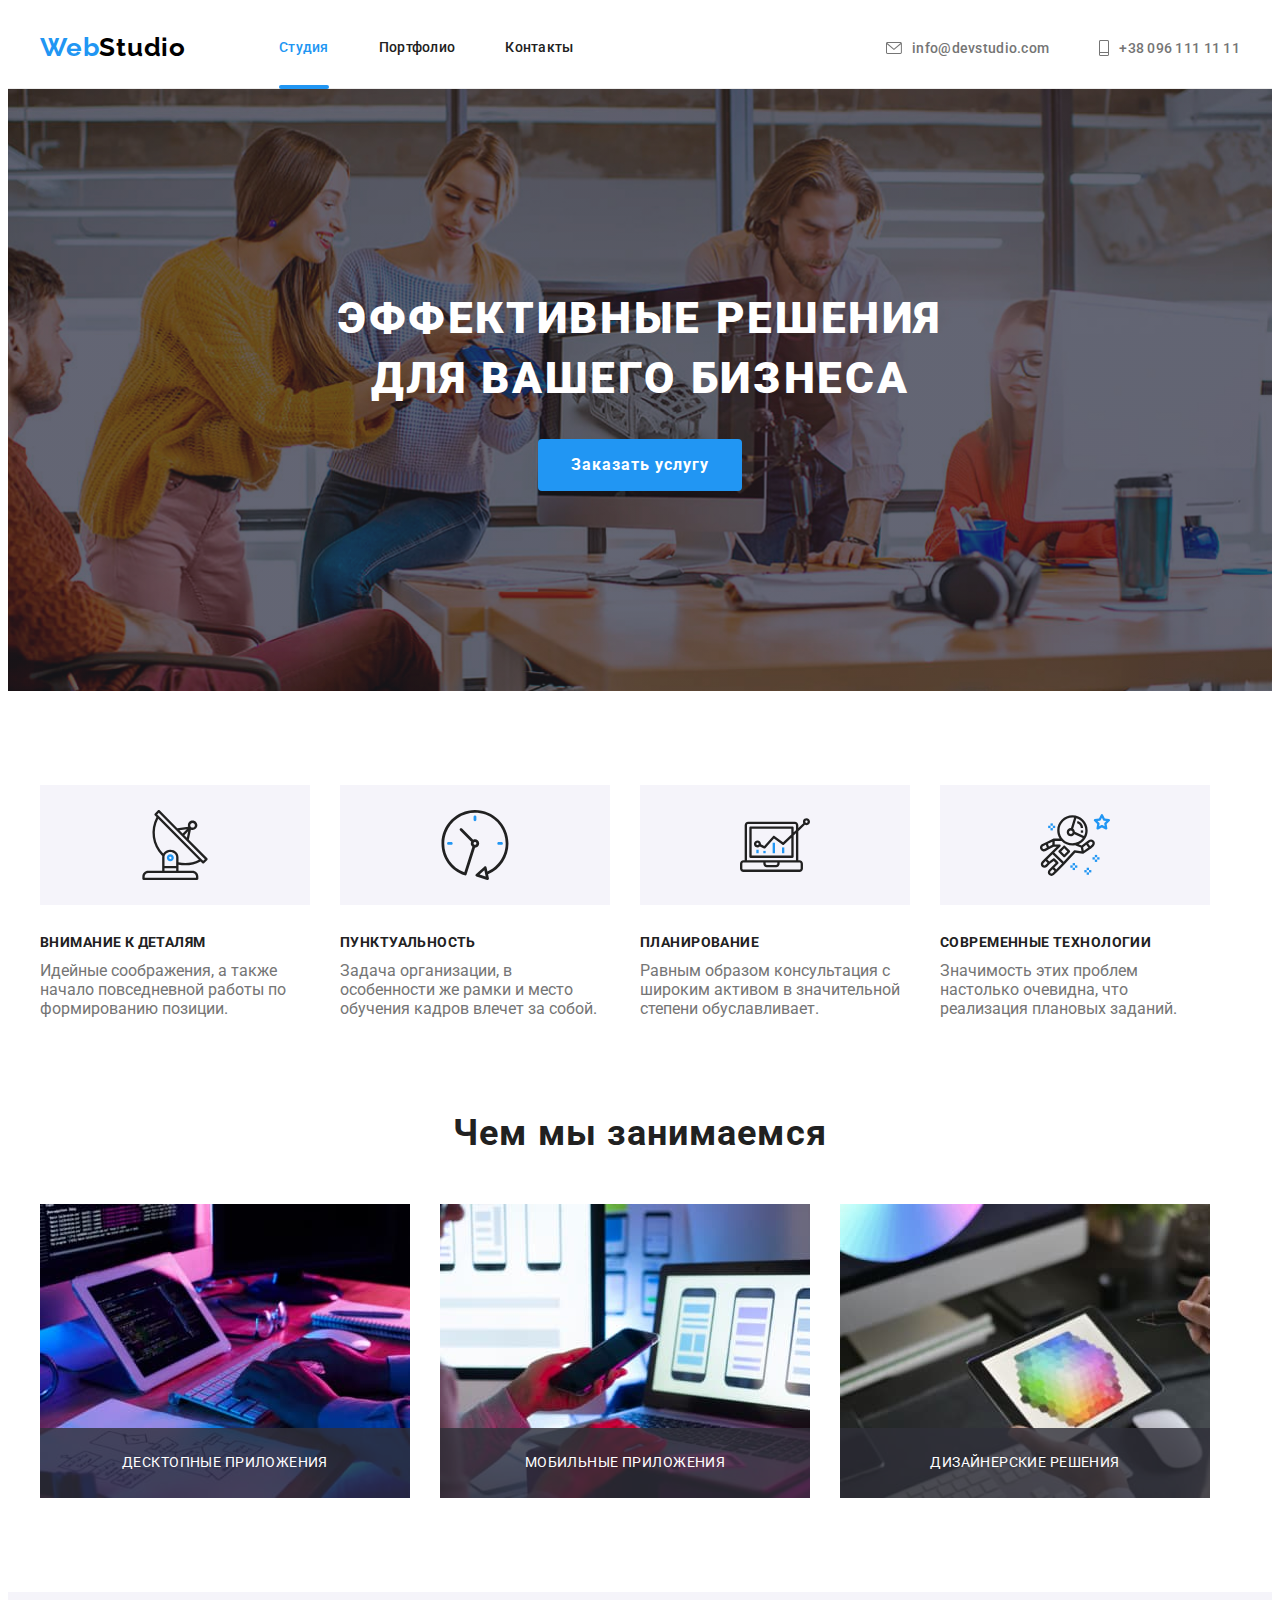
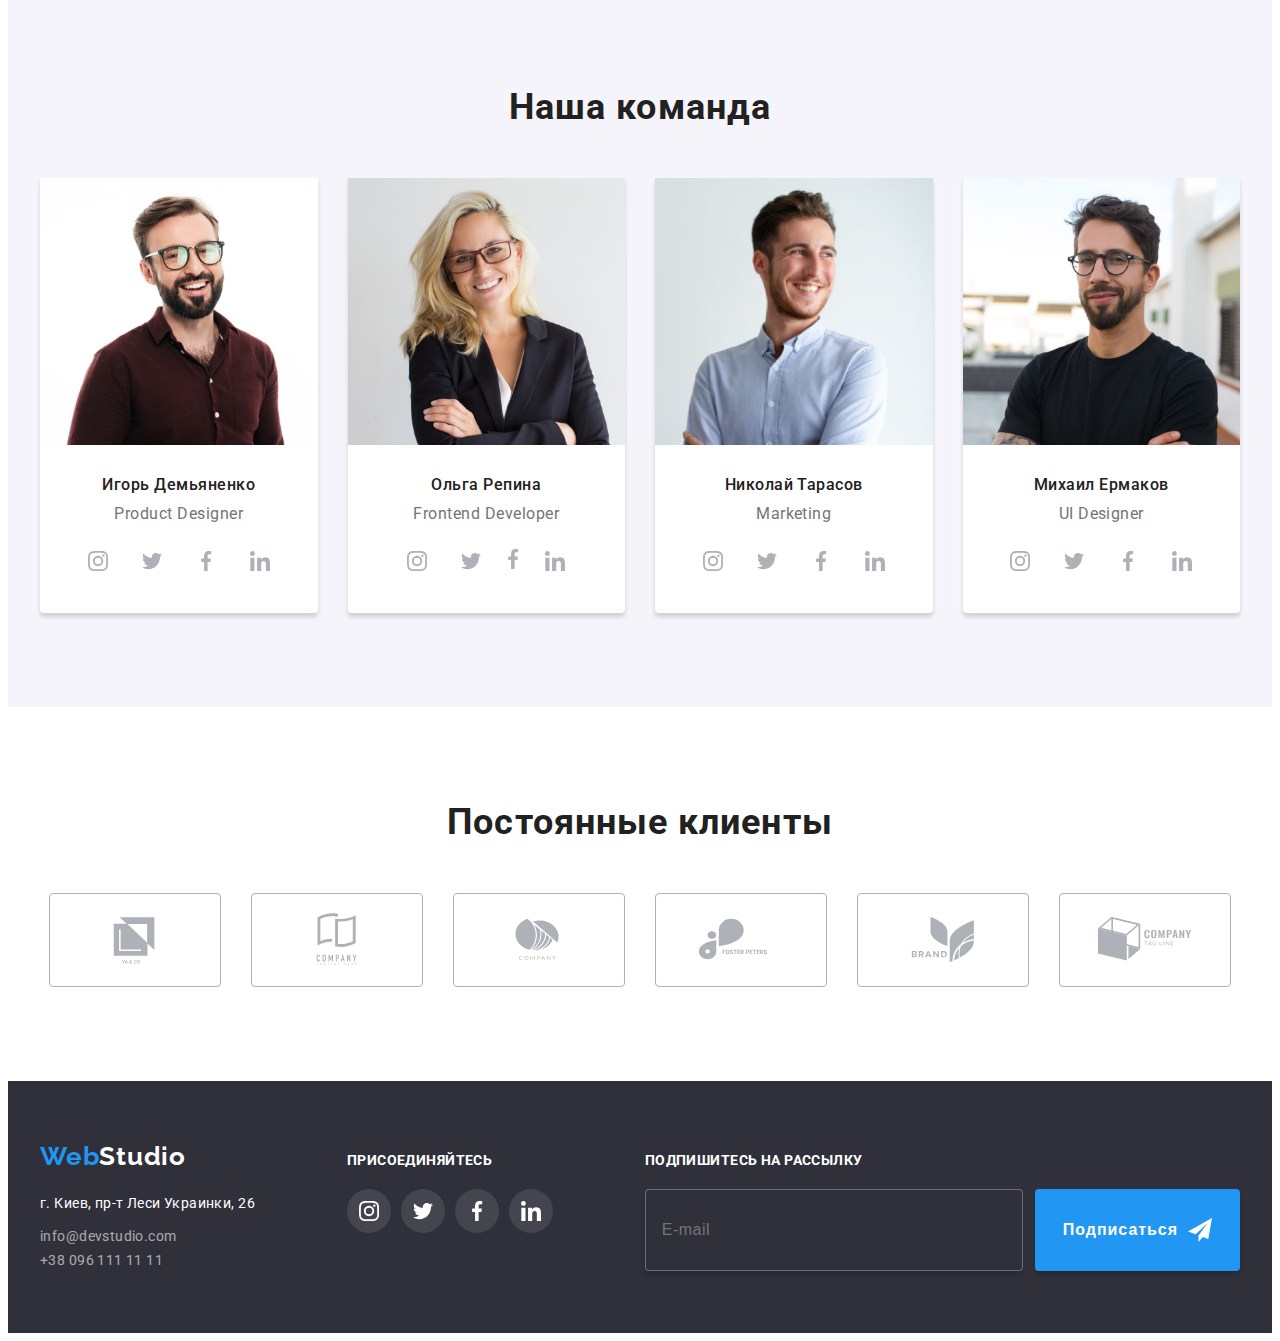
<file: index.html>
<!DOCTYPE html>
<html lang="en">
  <head>
    <meta charset="UTF-8" />
    <meta http-equiv="X-UA-Compatible" content="IE=edge" />
    <meta name="viewport" content="width=device-width, initial-scale=1.0" />
    <title>Студия</title>
    <link rel="preconnect" href="https://fonts.googleapis.com" />
    <link rel="preconnect" href="https://fonts.gstatic.com" crossorigin />
    <link
      href="https://fonts.googleapis.com/css2?family=Raleway:wght@700&family=Roboto:wght@400;500;700;900&display=swap"
      rel="stylesheet"
    />
    <link
      rel="stylesheet"
      href="https://cdnjs.cloudflare.com/ajax/libs/modern-normalize/1.1.0/modern-normalize.min.css"
      integrity="sha512-wpPYUAdjBVSE4KJnH1VR1HeZfpl1ub8YT/NKx4PuQ5NmX2tKuGu6U/JRp5y+Y8XG2tV+wKQpNHVUX03MfMFn9Q=="
      crossorigin="anonymous"
      referrerpolicy="no-referrer"
    />

    <!-- <link rel="stylesheet" href="./css/styles.css" /> -->
    <link rel="stylesheet" href="./css/main.min.css" />
  </head>
  <body>
    <header class="header">
      <div class="container header__container">
        <nav class="navigation">
          <a class="logo" href="./index.html" lang="en"> Web<span class="logo__name">Studio</span></a>

          <ul class="navigation-list">
            <li class="navigation-list__item">
              <a class="navigation-list__link navigation-list__link--activ" href="./index.html">Студия</a>
            </li>
            <li class="navigation-list__item">
              <a class="navigation-list__link" href="./portfolio.html">Портфолио</a>
            </li>
            <li class="navigation-list__item">
              <a class="navigation-list__link" href="./index.html">Контакты</a>
            </li>
          </ul>
        </nav>
        <ul class="contact">
          <li class="contact__item">
            <a class="contact__link" href="mailto:info@devstudio.com">
              <svg class="contact__mail" width="16" height="12">
                <use href="./images/sprite.svg#icon-mail"></use>
              </svg>
              info@devstudio.com</a
            >
          </li>
          <li class="contact__item">
            <a class="contact__link" href="tel:+380961111111">
              <svg class="contact__phone" width="10" height="16">
                <use href="./images/sprite.svg#icon-phone"></use>
              </svg>
              +38 096 111 11 11</a
            >
          </li>
        </ul>
      </div>
    </header>

    <main>
      <!--Герой-->
      <section class="hero">
        <h1 class="hero__title">Эффективные решения для вашего бизнеса</h1>
        <button class="hero__button" type="button" data-modal-open>Заказать услугу</button>
        <div class="backdrop is-hidden" data-modal>
          <div class="modal-wrapper">
            <button class="modal-btn" type="button" data-modal-close>
              <svg class="icon-close" viewbox="0 0 320 512" width="18" height="18">
                <path
                  d="M310.6 361.4c12.5 12.5 12.5 32.75 0 45.25C304.4 412.9 296.2 416 288 416s-16.38-3.125-22.62-9.375L160 301.3L54.63 406.6C48.38 412.9 40.19 416 32 416S15.63 412.9 9.375 406.6c-12.5-12.5-12.5-32.75 0-45.25l105.4-105.4L9.375 150.6c-12.5-12.5-12.5-32.75 0-45.25s32.75-12.5 45.25 0L160 210.8l105.4-105.4c12.5-12.5 32.75-12.5 45.25 0s12.5 32.75 0 45.25l-105.4 105.4L310.6 361.4z"
                />
              </svg>
            </button>

            <div class="contact-form">
              <b class="contact-form__title">Оставьте свои данные, мы вам перезвоним</b>

              <form class="modal-form js-speaker-form" name="form">
                <label for="name" class="modal-form__label">
                  <span class="modal-form__name">Имя</span>

                  <span class="modal-form-block">
                    <input class="modal-form-block__input" type="text" name="name" id="name" />
                    <svg class="modal-form-block__icons" width="18" height="18">
                      <use href="./images/sprite.svg#icon-person"></use>
                    </svg>
                  </span>
                </label>

                <label class="modal-form__label">
                  <span class="modal-form__name">Телефон</span>

                  <span class="modal-form-block">
                    <input class="modal-form-block__input" type="tel" name="tel" id="tel" />
                    <svg class="modal-form-block__icons" width="18" height="18">
                      <use href="./images/sprite.svg#icon-phone-form"></use>
                    </svg>
                  </span>
                </label>

                <label class="modal-form__label">
                  <span class="modal-form__name">Почта</span>
                  <span class="modal-form-block">
                    <input class="modal-form-block__input" type="email" name="email" id="email" />
                    <svg class="modal-form-block__icons" width="18" height="18">
                      <use href="./images/sprite.svg#icon-email-form"></use>
                    </svg>
                  </span>
                </label>

                <label class="modal-form__label">
                  <span class="modal-form__name">Комментарий</span>
                  <textarea
                    name="comment"
                    id="comment"
                    rows="9"
                    placeholder="Введите текст"
                  ></textarea>
                </label>

                <label class="modal-form-policy">
                  <input class="checkbox visually-hidden" type="checkbox" name="checkbox" />
                  <span class="modal-form-policy__mark">
                    <svg class="modal-form-policy__icons" width="18" height="18">
                      <use href="./images/sprite.svg#icon-check"></use>
                    </svg>
                  </span>
                  <span class="modal-form-policy__term"
                    >Соглашаюсь с рассылкой и принимаю
                    <span class="modal-form-policy__term-var">Условия договора</span></span
                  >
                </label>

                <div class="modal-form-send">
                  <button class="button-contract" type="submit">Отправить</button>
                </div>
              </form>
            </div>
          </div>
        </div>
      </section>

      <!--Особенности-->

      <section class="section">
        <div class="container feature">
          <h2 class="feature__title visually-hidden">Особенности</h2>
          <ul class="feature-list">
            <li class="feature-list__item icon-antena">
              <h3 class="feature-list__title">Внимание к деталям</h3>
              <p class="feature-list__text text">
                Идейные соображения, а также начало повседневной работы по формированию позиции.
              </p>
            </li>
            <li class="feature-list__item icon-clock">
              <h3 class="feature-list__title">Пунктуальность</h3>
              <p class="feature-list__text text">
                Задача организации, в особенности же рамки и место обучения кадров влечет за собой.
              </p>
            </li>

            <li class="feature-list__item icon-diagram">
              <h3 class="feature-list__title">Планирование</h3>
              <p class="feature-list__text text">
                Равным образом консультация с широким активом в значительной степени обуславливает.
              </p>
            </li>

            <li class="feature-list__item icon-astronaut">
              <h3 class="feature-list__title">Современные технологии</h3>
              <p class="feature-list__text text">
                Значимость этих проблем настолько очевидна, что реализация плановых заданий.
              </p>
            </li>
          </ul>
        </div>
      </section>

      <!--Сфера деятельности-->
      <section class="section no-padding">
        <div class="container activity">
          <h2 class="activity__title">Чем мы занимаемся</h2>
          <ul class="activity-list">
            <li class="activity-list__item">
              <img class="activity-list__img" src="images/box1.jpg" alt="Cхема" width="370" height="294" />
              <p class="activity-list__text text">Десктопные приложения</p>
            </li>
            <li class="activity-list__item">
              <img 
                class="activity-list__img"
                src="images/box2.jpg"
                alt="Варианты макета на телефоне"
                width="370"
                height="294"
              />
              <p class="activity-list__text text">Мобильные приложения</p>
            </li>
            <li class="activity-list__item">
              <img class="activity-list__img" src="images/box3.jpg" alt="Цветовая палитра" width="370" height="294" />
              <p class="activity-list__text">Дизайнерские решения</p>
            </li>
          </ul>
        </div>
      </section>

      <!--Команда-->
      <section class="section command-group">
        <div class="container command">
          <h2 class="command__title">Наша команда</h2>
          <ul class="command-list">
            <li class="command-list__item">
              <img
                class="command-list__img"
                src="images/igor-demyanenko.jpg"
                lang="en"
                alt="Product Designer"
                width="270"
              />
              <div class="our-command">
                <h3 class="our-command__title">Игорь Демьяненко</h3>
                <p class="our-command__text text" lang="en">Product Designer</p>
                <ul class="socials">
                  <li class="socials__items">
                    <a
                      class="socials__link"
                      href=""
                      target="_blank"
                      rel="noopener noreferrer"
                      aria-label="иконка Instagram"
                    >
                      <svg class="socials__icons" width="20" height="20">
                        <use href="./images/sprite.svg#icon-instagram"></use>
                      </svg>
                    </a>
                  </li>
                  <li class="socials__items">
                    <a
                      class="socials__link"
                      href=""
                      target="_blank"
                      rel="noopener noreferrer"
                      aria-label="иконка Twitter"
                    >
                      <svg class="socials__icons" width="20" height="20">
                        <use href="./images/sprite.svg#icon-twitter"></use>
                      </svg>
                    </a>
                  </li>
                  <li class="socials__items">
                    <a
                      class="socials__link"
                      href=""
                      target="_blank"
                      rel="noopener noreferrer"
                      aria-label="иконка Facebook"
                    >
                      <svg class="socials__icons" width="20" height="20">
                        <use href="./images/sprite.svg#icon-facebook"></use>
                      </svg>
                    </a>
                  </li>
                  <li class="socials__items">
                    <a
                      class="socials__link"
                      href=""
                      target="_blank"
                      rel="noopener noreferrer"
                      aria-label="иконка Linkedin"
                    >
                      <svg class="socials__icons" width="20" height="20">
                        <use href="./images/sprite.svg#icon-linkedin"></use>
                      </svg>
                    </a>
                  </li>
                </ul>
              </div>
            </li>
            <li class="command-list__item">
              <img
                class="command-list__img"
                src="images/olga-repina.jpg"
                lang="en"
                alt="Frontend Developer"
                width="270"
              />
              <div class="our-command">
                <h3 class="our-command__title">Ольга Репина</h3>
                <p class="our-command__text text" lang="en">Frontend Developer</p>
                <ul class="socials">
                  <li class="socials__items">
                    <a
                      class="socials__link"
                      href=""
                      target="_blank"
                      rel="noopener noreferrer"
                      aria-label="иконка Instagram"
                    >
                      <svg class="socials__icons" width="20" height="20">
                        <use href="./images/sprite.svg#icon-instagram"></use>
                      </svg>
                    </a>
                  </li>
                  <li class="socials__items">
                    <a
                      class="socials__link"
                      href=""
                      target="_blank"
                      rel="noopener noreferrer"
                      aria-label="иконка Twitter"
                    >
                      <svg class="socials__icons" width="20" height="20">
                        <use href="./images/sprite.svg#icon-twitter"></use>
                      </svg>
                    </a>
                  </li>
                  <li class="socials__items">
                    <a
                      class="ssocials__link"
                      href=""
                      target="_blank"
                      rel="noopener noreferrer"
                      aria-label="иконка Facebook"
                    >
                      <svg class="socials__icons" width="20" height="20">
                        <use href="./images/sprite.svg#icon-facebook"></use>
                      </svg>
                    </a>
                  </li>
                  <li class="socials__items">
                    <a
                      class="socials__link"
                      href=""
                      target="_blank"
                      rel="noopener noreferrer"
                      aria-label="иконка Linkedin"
                    >
                      <svg class="socials__icons" width="20" height="20">
                        <use href="./images/sprite.svg#icon-linkedin"></use>
                      </svg>
                    </a>
                  </li>
                </ul>
              </div>
            </li>
            <li class="command-list__item">
              <img
                class="command-list__img"
                src="images/nikolai-tarasov.jpg"
                lang="en"
                alt="Marketing"
                width="270"
              />
              <div class="our-command">
                <h3 class="our-command__title">Николай Тарасов</h3>
                <p class="our-command__text text" lang="en">Marketing</p>
                <ul class="socials">
                  <li class="socials__items">
                    <a
                      class="socials__link"
                      href=""
                      target="_blank"
                      rel="noopener noreferrer"
                      aria-label="иконка Instagram"
                    >
                      <svg class="socials__icons" width="20" height="20">
                        <use href="./images/sprite.svg#icon-instagram"></use>
                      </svg>
                    </a>
                  </li>
                  <li class="socials__items">
                    <a
                      class="socials__link"
                      href=""
                      target="_blank"
                      rel="noopener noreferrer"
                      aria-label="иконка Twitter"
                    >
                      <svg class="socials__icons" width="20" height="20">
                        <use href="./images/sprite.svg#icon-twitter"></use>
                      </svg>
                    </a>
                  </li>
                  <li class="socials__items">
                    <a
                      class="socials__link"
                      href=""
                      target="_blank"
                      rel="noopener noreferrer"
                      aria-label="иконка Facebook"
                    >
                      <svg class="socials__icons" width="20" height="20">
                        <use href="./images/sprite.svg#icon-facebook"></use>
                      </svg>
                    </a>
                  </li>
                  <li class="socials__items">
                    <a
                      class="socials__link"
                      href=""
                      target="_blank"
                      rel="noopener noreferrer"
                      aria-label="иконка Linkedin"
                    >
                      <svg class="socials__icons" width="20" height="20">
                        <use href="./images/sprite.svg#icon-linkedin"></use>
                      </svg>
                    </a>
                  </li>
                </ul>
              </div>
            </li>
            <li class="command-list__item">
              <img class="command-list__img" src="images/mikhail-ermakov.jpg" alt="UI Designer" width="270" />
              <div class="our-command">
                <h3 class="our-command__title">Михаил Ермаков</h3>
                <p class="our-command__text text" lang="en">UI Designer</p>
                <ul class="socials">
                  <li class="socials__items">
                    <a
                      class="socials__link"
                      href=""
                      target="_blank"
                      rel="noopener noreferrer"
                      aria-label="иконка Instagram"
                    >
                      <svg class="socials__icons" width="20" height="20">
                        <use href="./images/sprite.svg#icon-instagram"></use>
                      </svg>
                    </a>
                  </li>
                  <li class="socials__items">
                    <a
                      class="socials__link"
                      href=""
                      target="_blank"
                      rel="noopener noreferrer"
                      aria-label="иконка Twitter"
                    >
                      <svg class="socials__icons" width="20" height="20">
                        <use href="./images/sprite.svg#icon-twitter"></use>
                      </svg>
                    </a>
                  </li>
                  <li class="socials__items">
                    <a
                      class="socials__link"
                      href=""
                      target="_blank"
                      rel="noopener noreferrer"
                      aria-label="иконка Facebook"
                    >
                      <svg class="socials__icons" width="20" height="20">
                        <use href="./images/sprite.svg#icon-facebook"></use>
                      </svg>
                    </a>
                  </li>
                  <li class="socials__items">
                    <a
                      class="socials__link"
                      href=""
                      target="_blank"
                      rel="noopener noreferrer"
                      aria-label="иконка Linkedin"
                    >
                      <svg class="socials__icons" width="20" height="20">
                        <use href="./images/sprite.svg#icon-linkedin"></use>
                      </svg>
                    </a>
                  </li>
                </ul>
              </div>
            </li>
          </ul>
        </div>
      </section>

      <section class="clients">
        <div class="container">
          <h2 class="clients-title">Постоянные клиенты</h2>
          <ul class="clients-list">
            <li class="client-item">
              <a
                class="clients-link"
                href=""
                target="_blank"
                rel="noopener noreferrer"
                aria-label="Client1"
              >
                <svg class="client-icons" width="106" height="60">
                  <use href="./images/sprite.svg#icon-Logo"></use>
                </svg>
              </a>
            </li>
            <li class="client-item">
              <a
                class="clients-link"
                href=""
                target="_blank"
                rel="noopener noreferrer"
                aria-label="Client2"
              >
                <svg class="client-icons" width="106" height="60">
                  <use href="./images/sprite.svg#icon-Logo1"></use>
                </svg>
              </a>
            </li>
            <li class="client-item">
              <a
                class="clients-link"
                href=""
                target="_blank"
                rel="noopener noreferrer"
                aria-label="Client3"
              >
                <svg class="client-icons" width="106" height="60">
                  <use href="./images/sprite.svg#icon-Logo2"></use>
                </svg>
              </a>
            </li>
            <li class="client-item">
              <a
                class="clients-link"
                href=""
                target="_blank"
                rel="noopener noreferrer"
                aria-label="Client4"
              >
                <svg class="client-icons" width="106" height="60">
                  <use href="./images/sprite.svg#icon-Logo3"></use>
                </svg>
              </a>
            </li>
            <li class="client-item">
              <a
                class="clients-link"
                href=""
                target="_blank"
                rel="noopener noreferrer"
                aria-label="Client5"
              >
                <svg class="client-icons" width="106" height="60">
                  <use href="./images/sprite.svg#icon-Logo4"></use>
                </svg>
              </a>
            </li>
            <li class="client-item">
              <a
                class="clients-link"
                href=""
                target="_blank"
                rel="noopener noreferrer"
                aria-label="Client6"
              >
                <svg class="client-icons" width="106" height="60">
                  <use href="./images/sprite.svg#icon-Logo5"></use>
                </svg>
              </a>
            </li>
          </ul>
        </div>
      </section>
    </main>

    <!--Подвал-->
    <footer class="footer">
      <div class="container footer__container">
        <div class="footer-contact">
          <a class="logo logo-footer" href="./index.html"> Web<span class="logo-footer__name">Studio</span> </a>
          <address class="address">г. Киев, пр-т Леси Украинки, 26</address>
          <ul class="footer-list">
            <li class="footer-list__item">
              <a href="mailto:info@devstudio.com" class="footer-list_link">info@devstudio.com</a>
            </li>
            <li class="footer-list__item">
              <a href="tel:+380961111111" class="footer-list_link">+38 096 111 11 11</a>
            </li>
          </ul>
        </div>

        <!-- Присоединяйтесь -->

        <div class="join">
          <h2 class="join-title">присоединяйтесь</h2>
          <ul class="join-list">
            <li class="join-item">
              <a
                class="join-link"
                href=""
                target="_blank"
                rel="noopener noreferrer"
                aria-label="иконка Instagram"
              >
                <svg class="join-icons" width="20" height="20">
                  <use href="./images/sprite.svg#icon-instagram"></use>
                </svg>
              </a>
            </li>
            <li class="join-item">
              <a
                class="join-link"
                href=""
                target="_blank"
                rel="noopener noreferrer"
                aria-label="иконка Twitter"
              >
                <svg class="join-icons" width="20" height="20">
                  <use href="./images/sprite.svg#icon-twitter"></use>
                </svg>
              </a>
            </li>
            <li class="join-item">
              <a
                class="join-link"
                href=""
                target="_blank"
                rel="noopener noreferrer"
                aria-label="иконка Facebook"
              >
                <svg class="join-icons" width="20" height="20">
                  <use href="./images/sprite.svg#icon-facebook"></use>
                </svg>
              </a>
            </li>
            <li class="join-item">
              <a
                class="join-link"
                href=""
                target="_blank"
                rel="noopener noreferrer"
                aria-label="иконка Linkedin"
              >
                <svg class="join-icons" width="20" height="20">
                  <use href="./images/sprite.svg#icon-linkedin"></use>
                </svg>
              </a>
            </li>
          </ul>
        </div>
        <div class="mail-blank">
          <b class="mail-blank__title">Подпишитесь на рассылку</b>
          <form class="mail-form" name="mail-form">
            <label for="mail-form">
              <input class="mail-form__name" type="text" name="mail-name" id="sub-form" placeholder="E-mail" />
            </label>
            <button class="mail-button" type="submit">
              <span class="mail-button__telegram">Подписаться
              <svg class="mail-button__icon" width="24" height="24">
                <use href="./images/sprite.svg#icon-telegram"></use>
              </svg>
              </span>
            </button>
          </form>
        </div>
      </div>
    </footer>

    <script src="./js/modal.js"></script>

    <script>
      (() => {
        document.querySelector('.js-speaker-form').addEventListener('submit', e => {
          e.preventDefault();

          new FormData(e.currentTarget).forEach((value, name) => console.log(`${name}: ${value}`));

          e.currentTarget.reset();
        });
      })();
    </script>
  </body>
</html>
</file>
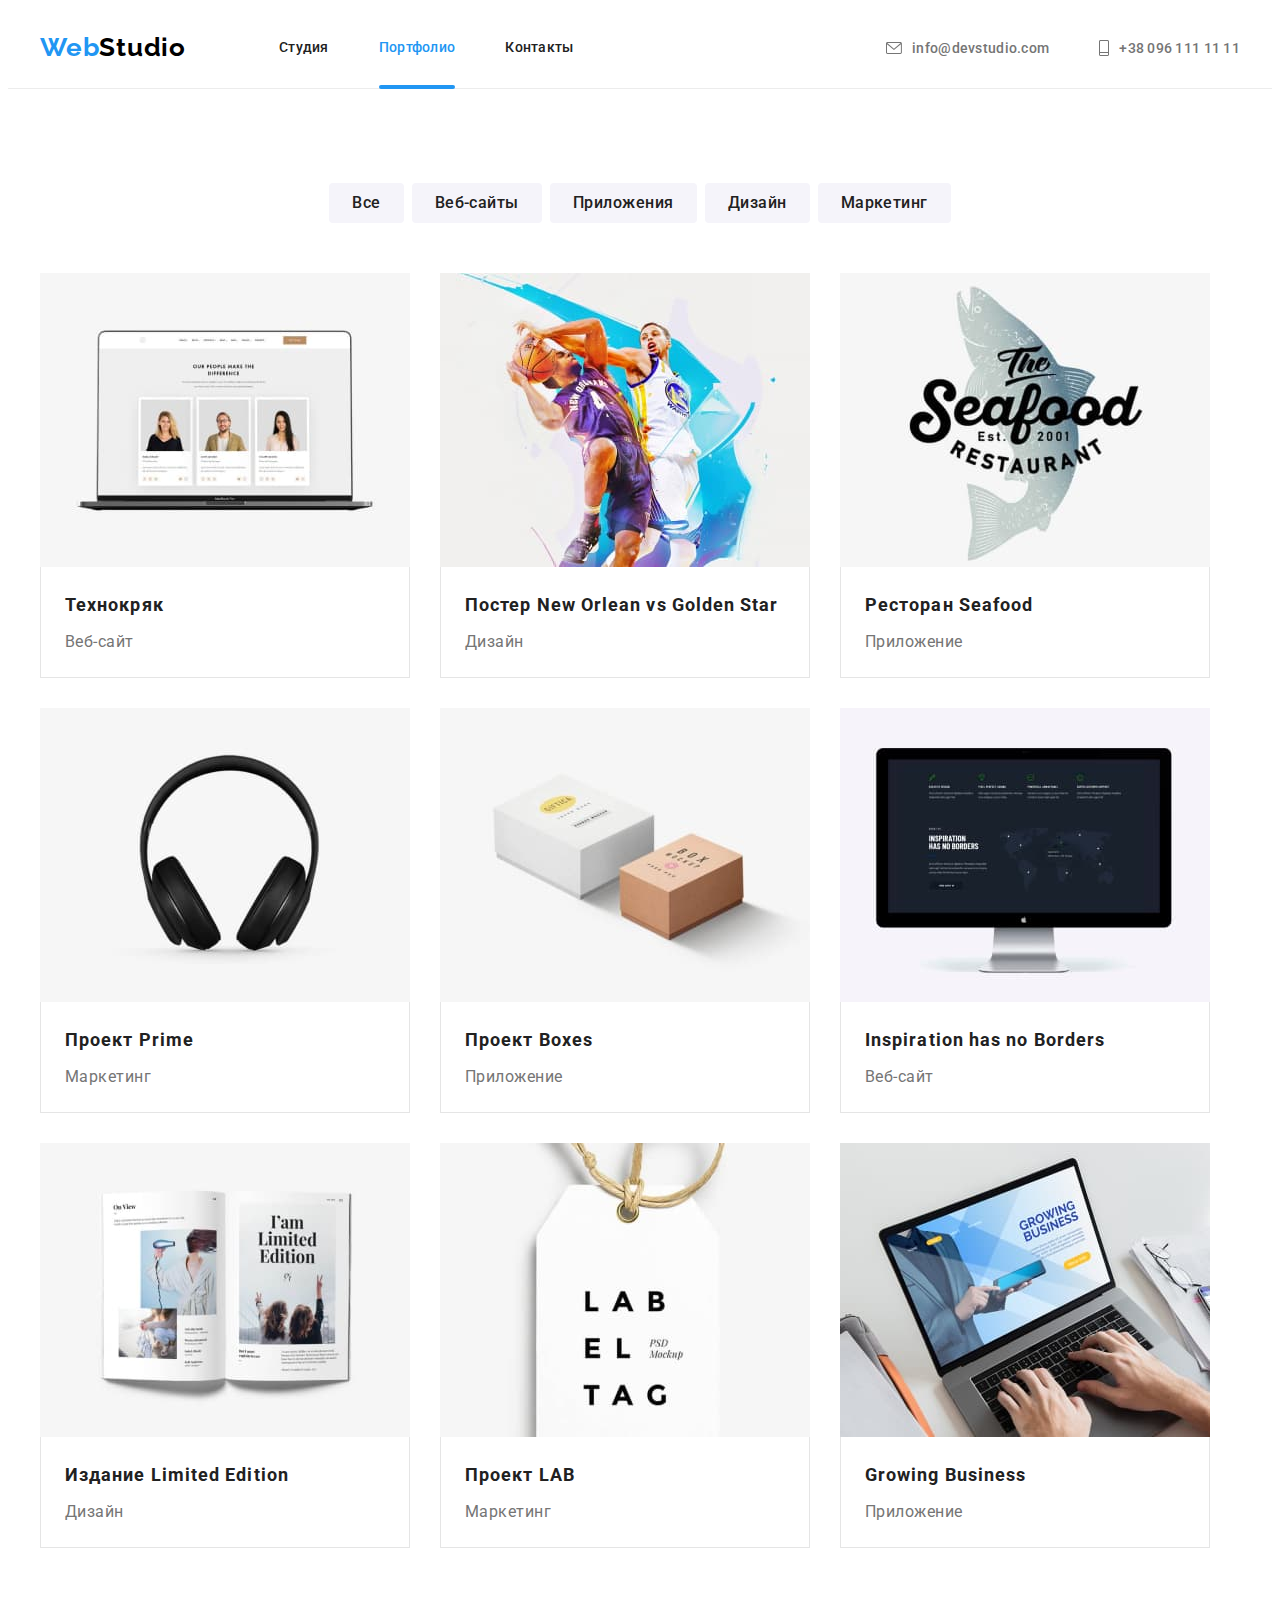
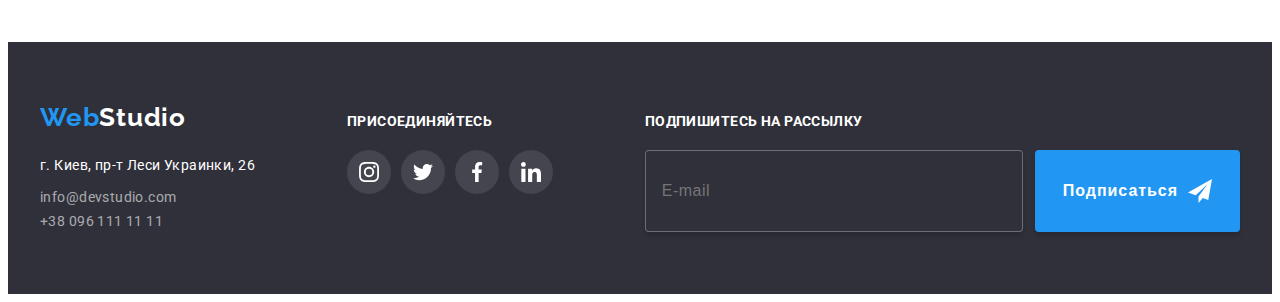
<file: portfolio.html>
<!DOCTYPE html>
<html lang="en">
  <head>
    <meta charset="UTF-8" />
    <meta http-equiv="X-UA-Compatible" content="IE=edge" />
    <meta name="viewport" content="width=device-width, initial-scale=1.0" />
    <title>Портфолио</title>
    <link rel="preconnect" href="https://fonts.googleapis.com" />
    <link rel="preconnect" href="https://fonts.gstatic.com" crossorigin />
    <link
      href="https://fonts.googleapis.com/css2?family=Raleway:wght@700&family=Roboto:wght@400;500;700;900&display=swap"
      rel="stylesheet"
    />
    <link
      rel="stylesheet"
      href="https://cdnjs.cloudflare.com/ajax/libs/modern-normalize/1.1.0/modern-normalize.min.css"
      integrity="sha512-wpPYUAdjBVSE4KJnH1VR1HeZfpl1ub8YT/NKx4PuQ5NmX2tKuGu6U/JRp5y+Y8XG2tV+wKQpNHVUX03MfMFn9Q=="
      crossorigin="anonymous"
      referrerpolicy="no-referrer"
    />
    <link rel="stylesheet" href="./css/main.min.css" />
  </head>
  <body>
    <header class="header">
      <div class="container header__container">
        <nav class="navigation">
          <a class="logo" href="./index.html" lang="en"> Web<span class="logo__name">Studio</span></a>

          <ul class="navigation-list">
            <li class="navigation-list__item">
              <a class="navigation-list__link " href="./index.html">Студия</a>
            </li>
            <li class="navigation-list__item">
              <a class="navigation-list__link navigation-list__link--activ" href="./portfolio.html">Портфолио</a>
            </li>
            <li class="navigation-list__item">
              <a class="navigation-list__link" href="./index.html">Контакты</a>
            </li>
          </ul>
        </nav>
        <ul class="contact">
          <li class="contact__item">
            <a class="contact__link" href="mailto:info@devstudio.com">
              <svg class="contact__mail" width="16" height="12">
                <use href="./images/sprite.svg#icon-mail"></use>
              </svg>
              info@devstudio.com</a
            >
          </li>
          <li class="contact__item">
            <a class="contact__link" href="tel:+380961111111">
              <svg class="contact__phone" width="10" height="16">
                <use href="./images/sprite.svg#icon-phone"></use>
              </svg>
              +38 096 111 11 11</a
            >
          </li>
        </ul>
      </div>
    </header>
    <main>
      <section class="filtr">
        <div class="container filtr-container">
          <ul class="filtr-btn">
            <li class="filtr-btn_item"><button class="filtr-btn__button" type="button">Все</button></li>
            <li class="filtr-btn_item"><button class="filtr-btn__button" type="button">Веб-сайты</button></li>
            <li class="filtr-btn_item"><button class="filtr-btn__button" type="button">Приложения</button></li>
            <li class="filtr-btn_item"><button class="filtr-btn__button" type="button">Дизайн</button></li>
            <li class="filtr-btn_item"><button class="filtr-btn__button" type="button">Маркетинг</button></li>
          </ul>

          <ul class="filtr-list">
            <li class="filtr-list__item">
              <a href="" class="filtr-list__link">
                <div class="card-filtr">
                  <img
                    class="card-filtr__img"
                    src="images/images-portfolio/img.jpg"
                    alt="Страница"
                    width="370"
                  />
                  <div class="overlay">
                    <p class="overlay__text">
                      Ресурс предлагает комплексные предложения с разным уровнем функционала и
                      сервисов. Все это позволит посетителю получить исчерпывающие сведения о
                      компании или частном лице.
                    </p>
                  </div>
                </div>
                <div class="portfolio">
                  <h2 class="portfolio__title">Технокряк</h2>
                  <p class="portfolio__text">Веб-сайт</p>
                </div>
              </a>
            </li>
            <li class="filtr-list__item">
              <a href="" class="filtr-list__link">
                <div class="card-filtr">
                  <img
                    class="card-filtr_img"
                    src="images/images-portfolio/img1.jpg"
                    alt="Постер"
                    width="370"
                  />
                  <div class="overlay">
                    <p class="overlay__text">
                      Ресурс предлагает комплексные предложения с разным уровнем функционала и
                      сервисов. Все это позволит посетителю получить исчерпывающие сведения о
                      компании или частном лице.
                    </p>
                  </div>
                </div>
                <div class="portfolio">
                  <h2 class="portfolio__title">Постер New Orlean vs Golden Star</h2>
                  <p class="portfolio__text">Дизайн</p>
                </div>
              </a>
            </li>
            <li class="filtr-list__item">
              <a href="" class="filtr-list__link">
                <div class="card-filtr">
                  <img
                    class="card-filtr_img"
                    src="images/images-portfolio/img2.jpg"
                    alt="Эмблема ресторана"
                    width="370"
                  />
                  <div class="overlay">
                    <p class="overlay__text">
                      Ресурс предлагает комплексные предложения с разным уровнем функционала и
                      сервисов. Все это позволит посетителю получить исчерпывающие сведения о
                      компании или частном лице.
                    </p>
                  </div>
                </div>
                <div class="portfolio">
                  <h2 class="portfolio__title">Ресторан Seafood</h2>
                  <p class="portfolio__text">Приложение</p>
                </div>
              </a>
            </li>
            <li class="filtr-list__item">
              <a href="" class="filtr-list__link">
                <div class="card-filtr">
                  <img
                    class="card-filtr_img"
                    src="images/images-portfolio/img3.jpg"
                    alt="Наушники"
                    width="370"
                  />
                  <div class="overlay">
                    <p class="overlay__text">
                      Ресурс предлагает комплексные предложения с разным уровнем функционала и
                      сервисов. Все это позволит посетителю получить исчерпывающие сведения о
                      компании или частном лице.
                    </p>
                  </div>
                </div>
                <div class="portfolio">
                  <h2 class="portfolio__title">Проект Prime</h2>
                  <p class="portfolio__text">Маркетинг</p>
                </div>
              </a>
            </li>
            <li class="filtr-list__item">
              <a href="" class="filtr-list__link">
                <div class="card-filtr">
                  <img
                    class="card-filtr_img"
                    src="images/images-portfolio/img4.jpg"
                    alt="Коробки"
                    width="370"
                  />
                  <div class="overlay">
                    <p class="overlay__text">
                      Ресурс предлагает комплексные предложения с разным уровнем функционала и
                      сервисов. Все это позволит посетителю получить исчерпывающие сведения о
                      компании или частном лице.
                    </p>
                  </div>
                </div>
                <div class="portfolio">
                  <h2 class="portfolio__title">Проект Boxes</h2>
                  <p class="portfolio__text">Приложение</p>
                </div>
              </a>
            </li>
            <li class="filtr-list__item">
              <a href="" class="filtr-list__link">
                <div class="card-filtr">
                  <img
                    class="card-filtr_img"
                    src="images/images-portfolio/img5.jpg"
                    alt="Веб-сайт"
                    width="370"
                  />
                  <div class="overlay">
                    <p class="overlay__text">
                      Ресурс предлагает комплексные предложения с разным уровнем функционала и
                      сервисов. Все это позволит посетителю получить исчерпывающие сведения о
                      компании или частном лице.
                    </p>
                  </div>
                </div>
                <div class="portfolio">
                  <h2 class="portfolio__title">Inspiration has no Borders</h2>
                  <p class="portfolio__text">Веб-сайт</p>
                </div>
              </a>
            </li>
            <li class="filtr-list__item">
              <a href="" class="filtr-list__link">
                <div class="card-filtr">
                  <img
                    class="card-filtr_img"
                    src="images/images-portfolio/img6.jpg"
                    alt="Книга"
                    width="370"
                  />
                  <div class="overlay">
                    <p class="overlay__text">
                      Ресурс предлагает комплексные предложения с разным уровнем функционала и
                      сервисов. Все это позволит посетителю получить исчерпывающие сведения о
                      компании или частном лице.
                    </p>
                  </div>
                </div>
                <div class="portfolio">
                  <h2 class="portfolio__title">Издание Limited Edition</h2>
                  <p class="portfolio__text">Дизайн</p>
                </div>
              </a>
            </li>
            <li class="filtr-list__item">
              <a href="" class="filtr-list__link">
                <div class="card-filtr">
                  <img
                    class="card-filtr_img"
                    src="images/images-portfolio/img7.jpg"
                    alt="Проект"
                    width="370"
                  />
                  <div class="overlay">
                    <p class="overlay__text">
                      Ресурс предлагает комплексные предложения с разным уровнем функционала и
                      сервисов. Все это позволит посетителю получить исчерпывающие сведения о
                      компании или частном лице.
                    </p>
                  </div>
                </div>
                <div class="portfolio">
                  <h2 class="portfolio__title">Проект LAB</h2>
                  <p class="portfolio__text">Маркетинг</p>
                </div>
              </a>
            </li>
            <li class="filtr-list__item">
              <a href="" class="filtr-list__link">
                <div class="card-filtr">
                  <img
                    class="card-filtr_img"
                    src="images/images-portfolio/img8.jpg"
                    alt="Веб-страница"
                    width="370"
                  />
                  <div class="overlay">
                    <p class="overlay__text">
                      Ресурс предлагает комплексные предложения с разным уровнем функционала и
                      сервисов. Все это позволит посетителю получить исчерпывающие сведения о
                      компании или частном лице.
                    </p>
                  </div>
                </div>
                <div class="portfolio">
                  <h2 class="portfolio__title">Growing Business</h2>
                  <p class="portfolio__text">Приложение</p>
                </div>
              </a>
            </li>
          </ul>
        </div>
      </section>
    </main>

    <!--Подвал-->
    <footer class="footer">
      <div class="container footer__container">
        <div class="footer-contact">
          <a class="logo logo-footer" href="./index.html"> Web<span class="logo-footer__name">Studio</span> </a>
          <address class="address">г. Киев, пр-т Леси Украинки, 26</address>
          <ul class="footer-list">
            <li class="footer-list__item">
              <a href="mailto:info@devstudio.com" class="footer-list_link">info@devstudio.com</a>
            </li>
            <li class="footer-list__item">
              <a href="tel:+380961111111" class="footer-list_link">+38 096 111 11 11</a>
            </li>
          </ul>
        </div>

        <!-- Присоединяйтесь -->

        <div class="join">
          <h2 class="join-title">присоединяйтесь</h2>
          <ul class="join-list">
            <li class="join-item">
              <a
                class="join-link"
                href=""
                target="_blank"
                rel="noopener noreferrer"
                aria-label="иконка Instagram"
              >
                <svg class="join-icons" width="20" height="20">
                  <use href="./images/sprite.svg#icon-instagram"></use>
                </svg>
              </a>
            </li>
            <li class="join-item">
              <a
                class="join-link"
                href=""
                target="_blank"
                rel="noopener noreferrer"
                aria-label="иконка Twitter"
              >
                <svg class="join-icons" width="20" height="20">
                  <use href="./images/sprite.svg#icon-twitter"></use>
                </svg>
              </a>
            </li>
            <li class="join-item">
              <a
                class="join-link"
                href=""
                target="_blank"
                rel="noopener noreferrer"
                aria-label="иконка Facebook"
              >
                <svg class="join-icons" width="20" height="20">
                  <use href="./images/sprite.svg#icon-facebook"></use>
                </svg>
              </a>
            </li>
            <li class="join-item">
              <a
                class="join-link"
                href=""
                target="_blank"
                rel="noopener noreferrer"
                aria-label="иконка Linkedin"
              >
                <svg class="join-icons" width="20" height="20">
                  <use href="./images/sprite.svg#icon-linkedin"></use>
                </svg>
              </a>
            </li>
          </ul>
        </div>
        <div class="mail-blank">
          <b class="mail-blank__title">Подпишитесь на рассылку</b>
          <form class="mail-form" name="mail-form">
            <label for="mail-form">
              <input class="mail-form__name" type="text" name="mail-name" id="sub-form" placeholder="E-mail" />
            </label>
            <button class="mail-button" type="submit">
              <span class="mail-button__telegram">Подписаться
              <svg class="mail-button__icon" width="24" height="24">
                <use href="./images/sprite.svg#icon-telegram"></use>
              </svg>
              </span>
            </button>
          </form>
        </div>
      </div>
    </footer>

  </body>
</html>
</file>
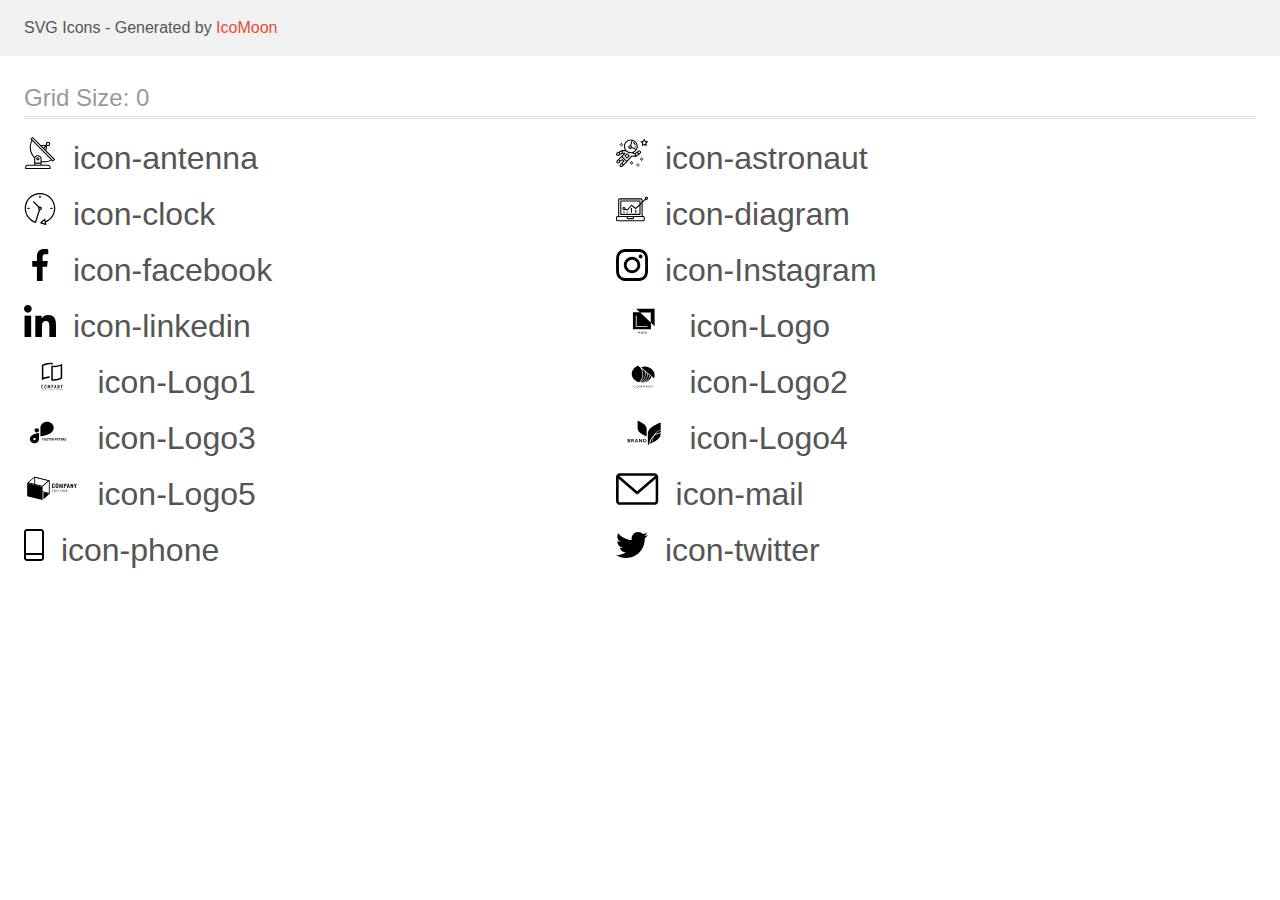
<file: icomoon/demo.html>
<!doctype html>
<html>
<head>
    <title>IcoMoon - SVG Icons</title>
    <meta charset="utf-8">
    <meta name="viewport" content="width=device-width, initial-scale=1">
    <link rel="stylesheet" href="demo-files/demo.css">
    <link rel="stylesheet" href="style.css">
</head>
<body>
<svg aria-hidden="true" style="position: absolute; width: 0; height: 0; overflow: hidden;" version="1.1" xmlns="http://www.w3.org/2000/svg" xmlns:xlink="http://www.w3.org/1999/xlink">
<defs>
<symbol id="icon-antenna" viewBox="0 0 32 32">
<path d="M30.773 22.098l-8.443-8.505 0.937-4.615c0.242 0.094 0.499 0.144 0.758 0.146h0.006c1.192 0.014 2.17-0.941 2.184-2.133s-0.941-2.17-2.133-2.184c-1.192-0.014-2.17 0.941-2.184 2.133-0.003 0.255 0.039 0.509 0.125 0.749l-4.96 0.605-8.091-8.133c-0.099-0.101-0.235-0.159-0.377-0.16-0.14 0.001-0.274 0.056-0.373 0.155l-1.513 1.504c-0.208 0.208-0.208 0.546 0 0.754l0.814 0.826c-3.153 5.798-2.129 12.978 2.519 17.663 0.043 0.041 0.092 0.074 0.146 0.098-0.034 0.18-0.051 0.364-0.052 0.547v6.187h-6.4c-1.472 0.002-2.665 1.195-2.667 2.667v1.067c0 0.295 0.239 0.533 0.533 0.533h24.533c0.295 0 0.533-0.239 0.533-0.533v-1.067c-0.002-1.472-1.195-2.665-2.667-2.667h-6.4v-2.742c1.003 0.21 2.024 0.317 3.049 0.32 2.458-0.003 4.877-0.615 7.040-1.783l0.818 0.823c0.099 0.101 0.235 0.159 0.377 0.16 0.14-0.001 0.274-0.056 0.373-0.155l1.513-1.504c0.208-0.208 0.208-0.546 0-0.754zM23.28 6.233c0.418-0.415 1.093-0.414 1.508 0.004s0.414 1.093-0.004 1.508c-0.2 0.199-0.47 0.31-0.752 0.31h-0.003c-0.589-0.003-1.064-0.483-1.061-1.072 0.002-0.282 0.115-0.552 0.314-0.751h-0.002zM22.024 9.738l-0.598 2.946-1.175-1.182 1.774-1.763zM21.419 8.836l-1.92 1.909-1.485-1.493 3.405-0.415zM24.004 28.8c0.884 0 1.6 0.716 1.6 1.6v0.533h-23.467v-0.533c0-0.884 0.716-1.6 1.6-1.6h20.267zM16.537 26.667v1.067h-5.333v-1.067h5.333zM11.204 25.6v-4.053c0-1.294 1.196-2.347 2.667-2.347s2.667 1.053 2.667 2.347v4.053h-5.333zM17.604 23.904v-2.357c0-1.882-1.675-3.413-3.733-3.413-1.331-0.020-2.576 0.657-3.281 1.786-4.058-4.274-4.971-10.645-2.279-15.887l18.602 18.708c-2.872 1.461-6.165 1.873-9.309 1.163zM28.893 23.22l-21.057-21.181 0.755-0.752 7.935 7.98c0.004 0 0.006 0.007 0.010 0.010l13.115 13.191-0.757 0.752z"></path>
<path d="M13.876 20.267h-0.005c-0.884-0.001-1.601 0.714-1.602 1.598s0.714 1.601 1.598 1.602h0.005c0.884 0.001 1.601-0.714 1.602-1.598s-0.714-1.601-1.598-1.602zM14.249 22.245c-0.1 0.1-0.236 0.156-0.378 0.155-0.295-0.002-0.532-0.242-0.531-0.536 0.001-0.141 0.057-0.276 0.157-0.375s0.233-0.154 0.373-0.155c0.295 0.002 0.532 0.241 0.53 0.536-0.001 0.141-0.057 0.276-0.157 0.375h0.005z"></path>
</symbol>
<symbol id="icon-astronaut" viewBox="0 0 32 32">
<path d="M31.974 4.524c-0.063-0.193-0.229-0.333-0.43-0.363l-1.91-0.278-0.855-1.731c-0.179-0.365-0.777-0.365-0.956 0l-0.855 1.731-1.91 0.278c-0.201 0.029-0.367 0.17-0.431 0.363-0.062 0.193-0.011 0.405 0.135 0.547l1.383 1.348-0.326 1.903c-0.034 0.2 0.048 0.402 0.212 0.522 0.166 0.121 0.382 0.135 0.562 0.040l1.709-0.899 1.709 0.899c0.078 0.041 0.164 0.061 0.249 0.061 0.11 0 0.221-0.034 0.314-0.102 0.164-0.119 0.246-0.322 0.212-0.522l-0.326-1.903 1.383-1.348c0.145-0.142 0.197-0.354 0.135-0.547zM29.511 5.851c-0.125 0.122-0.183 0.299-0.153 0.472l0.191 1.114-1-0.526c-0.078-0.041-0.163-0.061-0.249-0.061s-0.17 0.020-0.249 0.061l-1.001 0.526 0.191-1.114c0.030-0.173-0.028-0.349-0.153-0.472l-0.81-0.789 1.119-0.163c0.174-0.025 0.324-0.134 0.402-0.292l0.5-1.013 0.5 1.013c0.078 0.157 0.228 0.267 0.402 0.292l1.119 0.163-0.809 0.789z"></path>
<path d="M26.134 20.522h-1.067v1.067h1.067v-1.067z"></path>
<path d="M26.134 22.656h-1.067v1.067h1.067v-1.067z"></path>
<path d="M27.2 21.589h-1.067v1.067h1.067v-1.067z"></path>
<path d="M25.067 21.589h-1.067v1.067h1.067v-1.067z"></path>
<path d="M22.4 26.389h-1.067v1.067h1.067v-1.067z"></path>
<path d="M22.4 28.522h-1.067v1.067h1.067v-1.067z"></path>
<path d="M23.467 27.456h-1.067v1.067h1.067v-1.067z"></path>
<path d="M21.333 27.456h-1.067v1.067h1.067v-1.067z"></path>
<path d="M16 24.256h-1.067v1.067h1.067v-1.067z"></path>
<path d="M16 26.389h-1.067v1.067h1.067v-1.067z"></path>
<path d="M17.067 25.322h-1.067v1.067h1.067v-1.067z"></path>
<path d="M14.933 25.322h-1.067v1.067h1.067v-1.067z"></path>
<path d="M5.867 6.122h-1.067v1.067h1.067v-1.067z"></path>
<path d="M5.867 8.255h-1.067v1.067h1.067v-1.067z"></path>
<path d="M6.933 7.189h-1.067v1.067h1.067v-1.067z"></path>
<path d="M4.8 7.189h-1.067v1.067h1.067v-1.067z"></path>
<path d="M24.715 14.159c-0.287-0.388-0.709-0.637-1.188-0.705-0.481-0.068-0.956 0.058-1.34 0.352l-1.252 0.96-1.898 1.417-1.358-0.541c2.421-1.086 4.114-3.508 4.114-6.32 0-3.823-3.123-6.933-6.961-6.933s-6.961 3.11-6.961 6.933c0 1.386 0.414 2.674 1.12 3.758l-2.764-0.024c-0.002 0-0.003 0-0.005 0-0.009 0-0.015 0.004-0.023 0.005-0.053 0.002-0.105 0.013-0.155 0.031-0.013 0.005-0.026 0.008-0.038 0.013-0.006 0.003-0.013 0.003-0.019 0.006l-3.233 1.596c-0.001 0-0.001 0-0.001 0.001l-1.893 0.911c-0.021 0.009-0.042 0.021-0.063 0.035-0.755 0.502-1.012 1.489-0.598 2.295 0.22 0.429 0.595 0.745 1.056 0.889 0.178 0.055 0.359 0.083 0.539 0.083 0.29 0 0.577-0.071 0.839-0.211l1.388-0.738 2.264-1.169 1.357-0.008-5.442 5.416c-0.001 0.001-0.001 0.001-0.002 0.001l-1.339 1.333c-0.316 0.315-0.49 0.732-0.49 1.178s0.174 0.863 0.49 1.179c0.325 0.323 0.752 0.485 1.179 0.485s0.854-0.162 1.18-0.485l1.314-1.309 1.741-1.3 0.901 0.897-1.762 1.754c-0 0.001-0.001 0.001-0.002 0.001l-1.339 1.333c-0.316 0.315-0.49 0.732-0.49 1.178s0.174 0.863 0.49 1.179c0.325 0.323 0.753 0.485 1.18 0.485s0.855-0.162 1.18-0.485l3.482-3.467c0.001-0.001 0.001-0.001 0.001-0.002l1.010-1-0.004-0.004c0.006-0.006 0.015-0.009 0.022-0.015l5.166-5.658 3.471 0.494c0.025 0.004 0.050 0.005 0.075 0.005 0.065 0 0.127-0.015 0.187-0.038 0.018-0.006 0.033-0.015 0.050-0.023 0.019-0.010 0.039-0.015 0.058-0.027l3.213-2.133c0.012-0.008 0.018-0.021 0.029-0.029 0.013-0.010 0.029-0.014 0.041-0.026l1.271-1.191c0.662-0.62 0.753-1.635 0.212-2.362zM2.13 17.77c-0.173 0.093-0.37 0.111-0.558 0.052-0.187-0.058-0.338-0.186-0.427-0.358-0.161-0.314-0.068-0.695 0.214-0.902l1.314-0.632 0.449 1.312-0.992 0.528zM5.628 15.942l-1.548 0.8-0.439-1.283 2.027-1.001-0.040 1.484zM20.727 9.322c0 0.918-0.219 1.785-0.599 2.559l-4.181-1.899c-0.044-0.573-0.341-1.075-0.788-1.388l1.464-4.86c2.378 0.756 4.105 2.974 4.105 5.588zM8.938 9.322c0-3.235 2.644-5.867 5.894-5.867 0.253 0 0.5 0.021 0.745 0.052l-1.432 4.754c-0.019-0.001-0.037-0.006-0.057-0.006-1.033 0-1.873 0.837-1.873 1.867s0.84 1.867 1.873 1.867c0.694 0 1.294-0.383 1.618-0.945l3.862 1.755c-1.075 1.446-2.795 2.39-4.737 2.39-3.25 0-5.894-2.632-5.894-5.867zM14.894 10.122c0 0.441-0.362 0.8-0.806 0.8s-0.806-0.359-0.806-0.8c0-0.441 0.362-0.8 0.806-0.8s0.806 0.359 0.806 0.8zM2.465 25.146c-0.236 0.234-0.619 0.234-0.854 0.001-0.114-0.114-0.176-0.263-0.176-0.423s0.062-0.309 0.176-0.421l0.962-0.958 0.851 0.848-0.959 0.955zM5.679 28.88c-0.236 0.234-0.619 0.235-0.855 0.001-0.114-0.114-0.176-0.263-0.176-0.423s0.062-0.309 0.176-0.421l0.963-0.959 0.852 0.848-0.96 0.955zM9.16 25.411c-0.001 0-0.001 0-0.002 0.001l-1.765 1.76-0.852-0.848 1.763-1.755c0 0 0 0 0-0s0.001-0.001 0.002-0.001c0.040-0.040 0.065-0.088 0.090-0.135 0.007-0.014 0.020-0.026 0.026-0.040 0.017-0.041 0.019-0.085 0.026-0.129 0.003-0.025 0.014-0.047 0.014-0.073 0-0.036-0.013-0.070-0.020-0.106-0.006-0.032-0.006-0.065-0.019-0.095-0.020-0.050-0.055-0.094-0.091-0.138-0.010-0.012-0.014-0.027-0.025-0.038 0 0 0 0-0.001 0s-0.001-0.002-0.001-0.002l-1.607-1.6c-0.017-0.017-0.039-0.024-0.058-0.038-0.028-0.022-0.055-0.042-0.087-0.058-0.030-0.015-0.061-0.024-0.093-0.033-0.034-0.010-0.067-0.017-0.103-0.020-0.033-0.002-0.063 0.001-0.095 0.005-0.036 0.004-0.069 0.009-0.104 0.020-0.034 0.011-0.063 0.027-0.094 0.045-0.020 0.011-0.042 0.015-0.061 0.029l-1.773 1.324-0.901-0.897 2.399-2.386 4.361 4.289-0.928 0.919zM15.979 18.394c-0.015-0.002-0.030 0.004-0.045 0.003-0.039-0.002-0.076 0.001-0.115 0.007-0.030 0.005-0.059 0.011-0.088 0.021-0.034 0.012-0.065 0.028-0.097 0.047-0.030 0.018-0.057 0.037-0.083 0.061-0.013 0.011-0.028 0.017-0.040 0.029l-4.698 5.146-4.328-4.257 2.833-2.818c0.209-0.208 0.21-0.546 0.002-0.755-0.105-0.105-0.243-0.157-0.381-0.156v-0.001l-2.219 0.013 0.028-1.607 3.104 0.027c1.265 1.294 3.029 2.101 4.981 2.101 0.437 0 0.864-0.045 1.279-0.123 0.040 0.032 0.079 0.065 0.13 0.085l2.41 0.96 0.331 1.644-3.003-0.427zM20.020 18.572l-0.313-1.558 1.446-1.080 0.947 1.257-2.080 1.381zM23.774 15.741l-0.838 0.785-0.931-1.236 0.831-0.637c0.155-0.119 0.351-0.168 0.543-0.143 0.193 0.027 0.364 0.128 0.48 0.284 0.217 0.292 0.18 0.699-0.085 0.947z"></path>
<path d="M13.602 18.544l-2.143-2.133c-0.207-0.207-0.545-0.207-0.753 0l-2.142 2.133c-0.1 0.101-0.157 0.236-0.157 0.378s0.056 0.278 0.157 0.378l2.142 2.133c0.104 0.103 0.241 0.155 0.377 0.155s0.273-0.052 0.376-0.155l2.143-2.133c0.1-0.1 0.157-0.236 0.157-0.378s-0.057-0.278-0.157-0.378zM11.083 20.303l-1.387-1.381 1.387-1.381 1.387 1.381-1.387 1.381z"></path>
<path d="M17.164 5.071l-0.258 1.036c0.071 0.018 1.738 0.452 1.738 2.149h1.067c-0-2.017-1.666-2.965-2.547-3.185z"></path>
<path d="M19.711 9.322h-1.067v1.067h1.067v-1.067z"></path>
</symbol>
<symbol id="icon-clock" viewBox="0 0 32 32">
<path d="M31.297 15.301c-0.002-8.452-6.855-15.303-15.308-15.301s-15.303 6.855-15.301 15.308c0.001 6.658 4.307 12.551 10.649 14.576 0.061 0.019 0.124 0.029 0.187 0.029 0.121-0 0.239-0.032 0.342-0.094 0.135-0.080 0.236-0.207 0.283-0.356l3.865-12.25c1.057-0.005 1.909-0.866 1.903-1.923s-0.866-1.909-1.923-1.903c-0.284 0.001-0.565 0.067-0.82 0.191l-5.106-5.107c-0.253-0.245-0.657-0.238-0.902 0.016-0.239 0.247-0.239 0.639 0 0.886l5.103 5.109c-0.392 0.799-0.168 1.764 0.536 2.309l-3.683 11.673c-7.278-2.681-11.004-10.754-8.323-18.032s10.754-11.004 18.032-8.323 11.004 10.754 8.323 18.032c-1.31 3.556-4.001 6.431-7.462 7.973l-0.398-1.874c-0.073-0.344-0.411-0.565-0.756-0.492-0.109 0.023-0.209 0.074-0.292 0.148l-3.837 3.426c-0.263 0.234-0.287 0.637-0.052 0.9 0.076 0.085 0.174 0.149 0.283 0.184l4.899 1.563c0.335 0.108 0.694-0.077 0.802-0.412 0.034-0.106 0.040-0.219 0.017-0.328l-0.391-1.839c5.664-2.388 9.342-7.942 9.329-14.089zM15.992 14.664c0.352 0 0.638 0.286 0.638 0.638s-0.286 0.638-0.638 0.638c-0.352 0-0.638-0.285-0.638-0.638s0.285-0.638 0.638-0.638zM18.093 29.528l2.184-1.948 0.603 2.84-2.787-0.892z"></path>
<path d="M15.354 3.185v1.275c0 0.352 0.285 0.638 0.638 0.638s0.638-0.285 0.638-0.638v-1.275c0-0.352-0.286-0.638-0.638-0.638s-0.638 0.286-0.638 0.638z"></path>
<path d="M3.876 14.664c-0.352 0-0.638 0.286-0.638 0.638s0.285 0.638 0.638 0.638h1.275c0.352 0 0.638-0.285 0.638-0.638s-0.285-0.638-0.638-0.638h-1.275z"></path>
<path d="M28.108 15.939c0.352 0 0.638-0.285 0.638-0.638s-0.285-0.638-0.638-0.638h-1.275c-0.352 0-0.638 0.286-0.638 0.638s0.286 0.638 0.638 0.638h1.275z"></path>
</symbol>
<symbol id="icon-diagram" viewBox="0 0 32 32">
<path d="M14.926 14.965h1.066v4.798h-1.066v-4.797z"></path>
<path d="M19.19 17.097h1.066v2.665h-1.066v-2.665z"></path>
<path d="M10.661 18.696h1.066v1.066h-1.066v-1.066z"></path>
<path d="M7.463 18.163h1.066v1.599h-1.066v-1.599z"></path>
<path d="M1.599 28.291h25.587c0.883 0 1.599-0.716 1.599-1.599v-2.132c0-0.883-0.716-1.599-1.599-1.599h-0.533v-13.293l3.028-2.868c0.703 0.346 1.553 0.136 2.013-0.499s0.396-1.508-0.152-2.068-1.42-0.644-2.065-0.198c-0.644 0.446-0.873 1.292-0.542 2.002l-2.281 2.163v-1.23c0-0.883-0.716-1.599-1.599-1.599h-21.322c-0.883 0-1.599 0.716-1.599 1.599v15.992h-0.533c-0.883 0-1.599 0.716-1.599 1.599v2.132c0 0.883 0.716 1.599 1.599 1.599zM30.384 4.837c0.294 0 0.533 0.239 0.533 0.533s-0.239 0.533-0.533 0.533c-0.294 0-0.533-0.239-0.533-0.533s0.239-0.533 0.533-0.533zM3.198 6.969c0-0.294 0.239-0.533 0.533-0.533h21.322c0.294 0 0.533 0.239 0.533 0.533v2.239l-1.066 1.013v-2.186c0-0.294-0.239-0.533-0.533-0.533h-19.19c-0.294 0-0.533 0.239-0.533 0.533v13.326c0 0.294 0.239 0.533 0.533 0.533h19.19c0.294 0 0.533-0.239 0.533-0.533v-9.674l1.066-1.010v12.284h-22.388v-15.992zM7.996 13.899c-0.721-0.002-1.354 0.478-1.546 1.174s0.105 1.433 0.725 1.801c0.62 0.368 1.41 0.276 1.928-0.226l1.853 0.93c0.215 0.108 0.476 0.057 0.636-0.123l3.939-4.431 3.872 2.901c0.208 0.156 0.498 0.139 0.686-0.039l3.365-3.188v8.131h-18.124v-12.26h18.124v2.66l-3.771 3.572-3.904-2.927c-0.222-0.166-0.534-0.135-0.718 0.072l-3.993 4.493-1.493-0.746c0.011-0.064 0.018-0.129 0.020-0.193 0-0.883-0.716-1.599-1.599-1.599zM8.529 15.498c0 0.294-0.239 0.533-0.533 0.533s-0.533-0.239-0.533-0.533c0-0.294 0.239-0.533 0.533-0.533s0.533 0.239 0.533 0.533zM11.727 24.027h5.331v0.533c0 0.294-0.239 0.533-0.533 0.533h-4.264c-0.294 0-0.533-0.239-0.533-0.533v-0.533zM1.066 24.56c0-0.294 0.239-0.533 0.533-0.533h9.062v0.533c0 0.883 0.716 1.599 1.599 1.599h4.264c0.883 0 1.599-0.716 1.599-1.599v-0.533h9.062c0.294 0 0.533 0.239 0.533 0.533v2.132c0 0.294-0.239 0.533-0.533 0.533h-25.587c-0.294 0-0.533-0.239-0.533-0.533v-2.132z"></path>
</symbol>
<symbol id="icon-facebook" viewBox="0 0 32 32">
<path d="M21.329 5.313h2.921v-5.088c-0.504-0.069-2.237-0.225-4.256-0.225-4.212 0-7.097 2.649-7.097 7.519v4.481h-4.648v5.688h4.648v14.312h5.699v-14.311h4.46l0.708-5.688h-5.169v-3.919c0.001-1.644 0.444-2.769 2.735-2.769z"></path>
</symbol>
<symbol id="icon-Instagram" viewBox="0 0 32 32">
<path d="M31.969 9.408c-0.075-1.7-0.35-2.869-0.744-3.882-0.406-1.075-1.032-2.038-1.851-2.838-0.8-0.813-1.769-1.444-2.832-1.844-1.019-0.394-2.182-0.669-3.882-0.744-1.713-0.081-2.257-0.1-6.601-0.1s-4.888 0.019-6.595 0.094c-1.7 0.075-2.869 0.35-3.882 0.744-1.075 0.406-2.038 1.031-2.838 1.85-0.813 0.8-1.444 1.769-1.844 2.832-0.394 1.019-0.669 2.182-0.744 3.882-0.081 1.713-0.1 2.257-0.1 6.601s0.019 4.888 0.094 6.595c0.075 1.7 0.35 2.869 0.744 3.882 0.406 1.075 1.038 2.038 1.85 2.838 0.8 0.813 1.769 1.444 2.832 1.844 1.019 0.394 2.182 0.669 3.882 0.744 1.706 0.075 2.25 0.094 6.595 0.094s4.888-0.019 6.595-0.094c1.7-0.075 2.869-0.35 3.882-0.744 2.151-0.832 3.851-2.532 4.682-4.682 0.394-1.019 0.669-2.182 0.744-3.882 0.075-1.707 0.094-2.251 0.094-6.595s-0.006-4.888-0.081-6.595zM29.087 22.473c-0.069 1.563-0.331 2.407-0.55 2.969-0.538 1.394-1.644 2.5-3.038 3.038-0.563 0.219-1.413 0.481-2.969 0.55-1.688 0.075-2.194 0.094-6.464 0.094s-4.782-0.019-6.464-0.094c-1.563-0.069-2.407-0.331-2.969-0.55-0.694-0.256-1.325-0.663-1.838-1.194-0.531-0.519-0.938-1.144-1.194-1.838-0.219-0.563-0.481-1.413-0.55-2.969-0.075-1.688-0.094-2.194-0.094-6.464s0.019-4.782 0.094-6.464c0.069-1.563 0.331-2.407 0.55-2.969 0.256-0.694 0.663-1.325 1.2-1.838 0.519-0.531 1.144-0.938 1.838-1.194 0.563-0.219 1.413-0.481 2.969-0.55 1.688-0.075 2.194-0.094 6.464-0.094 4.276 0 4.782 0.019 6.464 0.094 1.563 0.069 2.407 0.331 2.969 0.55 0.694 0.256 1.325 0.662 1.838 1.194 0.531 0.519 0.938 1.144 1.194 1.838 0.219 0.563 0.481 1.413 0.55 2.969 0.075 1.688 0.094 2.194 0.094 6.464s-0.019 4.77-0.094 6.458z"></path>
<path d="M16.059 7.783c-4.538 0-8.22 3.682-8.22 8.22s3.682 8.22 8.22 8.22c4.539 0 8.22-3.682 8.22-8.22s-3.682-8.22-8.22-8.22zM16.059 21.335c-2.944 0-5.332-2.388-5.332-5.332s2.388-5.332 5.332-5.332c2.944 0 5.332 2.388 5.332 5.332s-2.388 5.332-5.332 5.332z"></path>
<path d="M26.524 7.458c0 1.060-0.859 1.919-1.919 1.919s-1.919-0.859-1.919-1.919c0-1.060 0.859-1.919 1.919-1.919s1.919 0.859 1.919 1.919z"></path>
</symbol>
<symbol id="icon-linkedin" viewBox="0 0 32 32">
<path d="M31.992 32v-0.001h0.008v-11.736c0-5.741-1.236-10.164-7.948-10.164-3.227 0-5.392 1.771-6.276 3.449h-0.093v-2.913h-6.364v21.364h6.627v-10.579c0-2.785 0.528-5.479 3.977-5.479 3.399 0 3.449 3.179 3.449 5.657v10.401h6.62z"></path>
<path d="M0.528 10.636h6.635v21.364h-6.635v-21.364z"></path>
<path d="M3.843 0c-2.121 0-3.843 1.721-3.843 3.843s1.721 3.879 3.843 3.879c2.121 0 3.843-1.757 3.843-3.879-0.001-2.121-1.723-3.843-3.843-3.843v0z"></path>
</symbol>
<symbol id="icon-Logo" viewBox="0 0 57 32">
<path d="M20.267 3.733l3.738 3.538-6.938-0.004v17.166h18.133v-6.564l3.733 3.534v-17.671h-18.667zM35.036 17.455l-10.597-10.032h10.597v10.032zM31.746 21.923h-11.81v-11.545h0.835v10.764h10.975v0.782zM22.725 26.72l-0.436 0.898-0.436-0.898h-0.366l0.637 1.198v0.698h0.331v-0.698l0.635-1.198h-0.365zM23.273 28.615l0.154-0.441h0.734l0.155 0.441h0.344l-0.717-1.896h-0.296l-0.716 1.896h0.342zM23.794 27.122l0.275 0.786h-0.549l0.275-0.786zM25.531 27.863c-0.048 0.073-0.072 0.153-0.072 0.241 0 0.16 0.056 0.29 0.168 0.389s0.263 0.148 0.451 0.148 0.349-0.051 0.484-0.152l0.107 0.126h0.367l-0.279-0.329c0.109-0.149 0.164-0.341 0.164-0.574h-0.275c0 0.128-0.026 0.243-0.079 0.348l-0.366-0.432 0.129-0.094c0.091-0.066 0.157-0.132 0.197-0.198s0.060-0.14 0.060-0.219c0-0.12-0.044-0.22-0.133-0.301s-0.201-0.122-0.339-0.122c-0.153 0-0.274 0.043-0.365 0.13s-0.135 0.203-0.135 0.352c0 0.061 0.014 0.124 0.043 0.189s0.081 0.144 0.155 0.237c-0.141 0.101-0.235 0.188-0.283 0.262zM26.386 28.282c-0.093 0.071-0.193 0.107-0.299 0.107-0.095 0-0.17-0.027-0.227-0.082s-0.085-0.126-0.085-0.214c0-0.102 0.052-0.192 0.156-0.271l0.040-0.029 0.414 0.488zM26.046 27.442c-0.089-0.11-0.134-0.202-0.134-0.275 0-0.063 0.018-0.116 0.055-0.158s0.085-0.063 0.147-0.063c0.057 0 0.105 0.018 0.142 0.053s0.056 0.077 0.056 0.126c0 0.075-0.027 0.136-0.081 0.184l-0.040 0.033-0.145 0.099zM29.132 28.472c0.13-0.114 0.205-0.272 0.224-0.474h-0.328c-0.017 0.135-0.059 0.232-0.124 0.29s-0.162 0.087-0.292 0.087c-0.142 0-0.249-0.054-0.323-0.161s-0.109-0.264-0.109-0.469v-0.168c0.002-0.202 0.041-0.355 0.117-0.46s0.188-0.158 0.331-0.158c0.123 0 0.217 0.030 0.28 0.091s0.104 0.158 0.12 0.294h0.328c-0.021-0.207-0.095-0.368-0.223-0.482s-0.296-0.171-0.505-0.171c-0.155 0-0.293 0.037-0.411 0.111s-0.209 0.179-0.272 0.315c-0.063 0.136-0.095 0.294-0.095 0.473v0.177c0.003 0.174 0.035 0.328 0.098 0.46s0.151 0.234 0.266 0.306c0.115 0.071 0.249 0.107 0.4 0.107 0.216 0 0.389-0.056 0.52-0.169zM31.068 28.206c0.064-0.141 0.096-0.304 0.096-0.49v-0.105c-0.001-0.185-0.034-0.347-0.099-0.486s-0.158-0.247-0.277-0.32c-0.119-0.075-0.256-0.112-0.41-0.112s-0.292 0.038-0.411 0.113c-0.119 0.075-0.211 0.183-0.277 0.324s-0.098 0.305-0.098 0.49v0.107c0.001 0.181 0.034 0.342 0.099 0.48s0.159 0.246 0.279 0.322c0.121 0.075 0.258 0.112 0.411 0.112 0.155 0 0.293-0.037 0.411-0.112s0.212-0.183 0.276-0.323zM30.716 27.135c0.080 0.112 0.12 0.273 0.12 0.483v0.099c0 0.214-0.040 0.376-0.119 0.487s-0.19 0.167-0.336 0.167c-0.144 0-0.257-0.057-0.339-0.171s-0.121-0.275-0.121-0.483v-0.109c0.002-0.204 0.043-0.362 0.122-0.473s0.192-0.168 0.335-0.168c0.146 0 0.258 0.056 0.337 0.168z"></path>
</symbol>
<symbol id="icon-Logo1" viewBox="0 0 57 32">
<path d="M26.727 3.165h-0.073c-0.112-0.007-0.224-0.010-0.336-0.012v0h-0.243c-0.212 0-0.428 0.005-0.642 0.016-0.016-0.001-0.032-0.001-0.049 0-1.944 0.11-3.848 0.596-5.609 1.431l-0.231 0.111v11.809l0.54-0.183c0.474-0.163 0.978-0.309 1.5-0.445 1.411-0.362 2.861-0.555 4.317-0.574v1.551c-0.193 0.001-0.38 0.007-0.568 0.016h-0.045c-1.121 0.061-2.233 0.232-3.322 0.51-1.378 0.345-2.708 0.863-3.957 1.542v-15.145c1.298-0.757 2.695-1.325 4.151-1.688 1.278-0.33 2.593-0.5 3.913-0.504h0.228c0.273 0.007 0.538 0.019 0.788 0.038 0.658 0.046 1.31 0.15 1.95 0.311v1.527c-0.621-0.145-1.253-0.24-1.889-0.285-0.013-0.001-0.026-0.002-0.039-0.003-0.132-0.011-0.263-0.022-0.386-0.022zM29.415 4.726c0.339 0.026 0.689 0.038 1.044 0.038 1.388-0.005 2.769-0.182 4.114-0.528 1.378-0.346 2.706-0.865 3.956-1.543v14.875c-1.298 0.756-2.696 1.325-4.153 1.688-1.279 0.329-2.593 0.498-3.913 0.503-1 0.008-1.997-0.11-2.968-0.35v-14.971c0.229 0.053 0.465 0.102 0.706 0.142 0.394 0.066 0.81 0.115 1.214 0.145zM36.985 4.841l-0.54 0.182c-0.497 0.167-0.997 0.316-1.5 0.449-1.465 0.377-2.971 0.57-4.483 0.575-0.352 0-0.676-0.010-0.989-0.030l-0.43-0.028v12.148l0.37 0.033c0.343 0.030 0.696 0.045 1.052 0.045 1.191-0.005 2.377-0.159 3.531-0.457 0.95-0.238 1.874-0.57 2.759-0.991l0.231-0.111v-11.813z"></path>
<path d="M19.060 24.113c-0.078-0.080-0.171-0.144-0.274-0.186s-0.214-0.061-0.326-0.057c-0.119-0.002-0.237 0.021-0.347 0.065-0.101 0.040-0.193 0.101-0.27 0.178s-0.135 0.17-0.174 0.271c-0.042 0.107-0.063 0.22-0.062 0.335v2.023c-0.005 0.143 0.022 0.284 0.080 0.415 0.048 0.104 0.117 0.196 0.202 0.271 0.081 0.068 0.176 0.117 0.278 0.144 0.098 0.028 0.2 0.042 0.302 0.042 0.113 0.001 0.224-0.023 0.326-0.070 0.101-0.044 0.193-0.108 0.27-0.187 0.075-0.079 0.135-0.171 0.177-0.271 0.043-0.102 0.065-0.212 0.065-0.323v-0.226h-0.529v0.18c0.002 0.062-0.009 0.123-0.031 0.18-0.017 0.043-0.043 0.082-0.077 0.114-0.033 0.026-0.070 0.046-0.111 0.058-0.036 0.012-0.073 0.018-0.111 0.019-0.047 0.006-0.095-0.002-0.139-0.021s-0.081-0.049-0.11-0.088c-0.050-0.081-0.074-0.176-0.070-0.271v-1.887c-0.003-0.105 0.019-0.208 0.065-0.302 0.027-0.043 0.066-0.077 0.112-0.098s0.097-0.030 0.147-0.024c0.046-0.002 0.091 0.008 0.132 0.028s0.077 0.049 0.104 0.086c0.059 0.078 0.090 0.173 0.088 0.271v0.175h0.524v-0.206c0.001-0.121-0.021-0.241-0.065-0.354-0.039-0.106-0.099-0.203-0.177-0.285z"></path>
<path d="M22.202 24.090c-0.169-0.142-0.381-0.221-0.602-0.222-0.108 0-0.215 0.020-0.316 0.057-0.103 0.037-0.198 0.093-0.279 0.165-0.088 0.079-0.158 0.175-0.205 0.283-0.053 0.124-0.079 0.257-0.077 0.392v1.941c-0.004 0.137 0.023 0.272 0.077 0.397 0.048 0.104 0.118 0.197 0.205 0.271 0.081 0.075 0.176 0.133 0.279 0.171 0.101 0.037 0.208 0.056 0.316 0.057s0.215-0.020 0.316-0.057c0.105-0.038 0.202-0.096 0.286-0.171 0.084-0.076 0.152-0.168 0.2-0.271 0.054-0.125 0.081-0.261 0.077-0.397v-1.941c0.003-0.135-0.024-0.268-0.077-0.392-0.047-0.107-0.115-0.203-0.2-0.283zM21.955 26.706c0.004 0.052-0.003 0.104-0.021 0.152s-0.047 0.092-0.084 0.128c-0.070 0.059-0.158 0.091-0.249 0.091s-0.179-0.032-0.249-0.091c-0.037-0.036-0.066-0.080-0.084-0.128s-0.025-0.101-0.021-0.152v-1.941c-0.004-0.052 0.003-0.104 0.021-0.152s0.047-0.092 0.084-0.128c0.070-0.059 0.158-0.091 0.249-0.091s0.179 0.032 0.249 0.091c0.037 0.036 0.066 0.080 0.084 0.128s0.025 0.101 0.021 0.152v1.941z"></path>
<path d="M26.329 27.573v-3.674h-0.509l-0.668 1.945h-0.009l-0.673-1.945h-0.503v3.674h0.525v-2.235h0.009l0.514 1.58h0.262l0.518-1.58h0.009v2.235h0.525z"></path>
<path d="M29.311 24.157c-0.081-0.091-0.183-0.16-0.297-0.201-0.123-0.040-0.251-0.059-0.38-0.057h-0.78v3.674h0.523v-1.435h0.27c0.163 0.007 0.326-0.027 0.472-0.1 0.119-0.066 0.218-0.163 0.287-0.281 0.061-0.098 0.101-0.206 0.12-0.32 0.021-0.138 0.030-0.278 0.028-0.418 0.005-0.176-0.012-0.353-0.051-0.525-0.035-0.127-0.101-0.243-0.193-0.338zM29.041 25.277c-0.002 0.067-0.019 0.132-0.049 0.191-0.030 0.056-0.077 0.102-0.135 0.129-0.078 0.035-0.162 0.050-0.247 0.046h-0.239v-1.249h0.27c0.081-0.004 0.162 0.012 0.236 0.046 0.054 0.031 0.097 0.079 0.123 0.136 0.029 0.065 0.044 0.134 0.046 0.205 0 0.077 0 0.159 0 0.244s0.005 0.174 0 0.252h-0.005z"></path>
<path d="M31.791 23.899h-0.429l-0.809 3.674h0.523l0.154-0.789h0.714l0.154 0.789h0.524l-0.83-3.674zM31.308 26.283l0.258-1.332h0.009l0.256 1.332h-0.524z"></path>
<path d="M35.173 26.112h-0.009l-0.791-2.213h-0.503v3.674h0.523v-2.209h0.011l0.8 2.209h0.492v-3.674h-0.523v2.213z"></path>
<path d="M38.372 23.899l-0.421 1.461h-0.011l-0.421-1.461h-0.554l0.719 2.121v1.553h0.524v-1.553l0.719-2.121h-0.554z"></path>
<path d="M17.6 28.61h0.252v0.708h0.171v-0.708h0.251v-0.145h-0.675v0.145z"></path>
<path d="M19.721 28.465l-0.331 0.853h0.182l0.070-0.194h0.34l0.073 0.194h0.186l-0.339-0.853h-0.182zM19.694 28.981l0.116-0.316 0.116 0.316h-0.232z"></path>
<path d="M21.818 29.004h0.197v0.11c-0.058 0.046-0.129 0.071-0.202 0.072-0.034 0.002-0.069-0.004-0.1-0.019s-0.059-0.036-0.081-0.063c-0.045-0.065-0.068-0.143-0.063-0.222 0-0.19 0.082-0.285 0.246-0.285 0.043-0.004 0.086 0.007 0.121 0.032s0.061 0.062 0.072 0.104l0.169-0.033c-0.036-0.167-0.156-0.251-0.362-0.251-0.11-0.003-0.216 0.036-0.298 0.11-0.043 0.042-0.076 0.094-0.097 0.15s-0.030 0.117-0.025 0.178c-0.005 0.117 0.034 0.231 0.109 0.32 0.042 0.043 0.092 0.077 0.148 0.098s0.116 0.031 0.176 0.027c0.134 0.004 0.263-0.045 0.362-0.136v-0.336h-0.37v0.144z"></path>
<path d="M23.959 28.465h-0.173v0.853h0.598v-0.145h-0.425v-0.708z"></path>
<path d="M25.769 28.465h-0.173v0.853h0.173v-0.853z"></path>
<path d="M27.539 29.035l-0.349-0.57h-0.167v0.853h0.161v-0.557l0.343 0.557h0.171v-0.853h-0.158v0.57z"></path>
<path d="M29.14 28.943h0.425v-0.145h-0.425v-0.187h0.457v-0.145h-0.63v0.853h0.648v-0.145h-0.475v-0.231z"></path>
<path d="M33.020 28.802h-0.336v-0.336h-0.171v0.853h0.171v-0.373h0.336v0.373h0.171v-0.853h-0.171v0.336z"></path>
<path d="M34.629 28.943h0.426v-0.145h-0.426v-0.187h0.459v-0.145h-0.63v0.853h0.646v-0.145h-0.475v-0.231z"></path>
<path d="M36.812 28.943c0.148-0.023 0.224-0.102 0.224-0.237 0.004-0.036-0.001-0.073-0.016-0.106s-0.038-0.062-0.068-0.083c-0.077-0.039-0.163-0.056-0.25-0.050h-0.362v0.853h0.171v-0.357h0.034c0.037-0.002 0.073 0.004 0.107 0.019 0.025 0.015 0.046 0.037 0.061 0.062l0.186 0.271h0.205l-0.104-0.167c-0.046-0.082-0.111-0.153-0.189-0.205zM36.64 28.825h-0.127v-0.214h0.135c0.059-0.005 0.118 0.002 0.174 0.020 0.012 0.011 0.022 0.025 0.029 0.040s0.009 0.032 0.009 0.049c-0.001 0.017-0.005 0.033-0.013 0.048s-0.019 0.027-0.032 0.037c-0.056 0.017-0.115 0.024-0.174 0.020z"></path>
<path d="M38.458 28.943h0.425v-0.145h-0.425v-0.187h0.459v-0.145h-0.631v0.853h0.648v-0.145h-0.475v-0.231z"></path>
</symbol>
<symbol id="icon-Logo2" viewBox="0 0 57 32">
<path d="M19.417 26.187c0.008 0 0.017 0.002 0.025 0.005s0.015 0.007 0.020 0.013l0.116 0.111c-0.090 0.090-0.202 0.162-0.327 0.211-0.147 0.053-0.305 0.079-0.464 0.076-0.149 0.003-0.298-0.021-0.436-0.071-0.125-0.045-0.237-0.113-0.329-0.2-0.094-0.089-0.166-0.194-0.212-0.308-0.051-0.127-0.076-0.261-0.074-0.396-0.002-0.135 0.025-0.27 0.080-0.397 0.051-0.115 0.127-0.22 0.225-0.308 0.099-0.087 0.218-0.155 0.349-0.201 0.143-0.048 0.296-0.072 0.449-0.071 0.143-0.003 0.285 0.019 0.417 0.064 0.115 0.043 0.221 0.104 0.313 0.178l-0.097 0.119c-0.007 0.008-0.015 0.016-0.025 0.021-0.012 0.007-0.025 0.010-0.039 0.009-0.015-0.001-0.030-0.005-0.042-0.013l-0.052-0.032-0.073-0.040c-0.031-0.015-0.064-0.028-0.097-0.039-0.043-0.013-0.087-0.024-0.132-0.032-0.057-0.009-0.115-0.013-0.173-0.013-0.111-0.001-0.22 0.017-0.323 0.053-0.096 0.034-0.182 0.084-0.253 0.149-0.073 0.069-0.128 0.15-0.164 0.238-0.041 0.101-0.061 0.207-0.060 0.313-0.002 0.108 0.018 0.216 0.060 0.318 0.035 0.087 0.090 0.167 0.161 0.236 0.067 0.064 0.149 0.114 0.241 0.147 0.095 0.034 0.197 0.051 0.3 0.050 0.059 0.001 0.119-0.003 0.177-0.010 0.096-0.010 0.188-0.039 0.269-0.085 0.041-0.023 0.079-0.049 0.115-0.078 0.015-0.012 0.035-0.020 0.055-0.020z"></path>
<path d="M22.776 25.629c0.002 0.134-0.025 0.267-0.078 0.393-0.047 0.114-0.122 0.218-0.219 0.305s-0.214 0.155-0.344 0.2c-0.285 0.094-0.599 0.094-0.884 0-0.129-0.046-0.245-0.114-0.342-0.201-0.097-0.089-0.172-0.194-0.221-0.308-0.105-0.255-0.105-0.533 0-0.787 0.050-0.115 0.125-0.22 0.221-0.31 0.097-0.084 0.214-0.15 0.342-0.193 0.284-0.096 0.6-0.096 0.884 0 0.129 0.046 0.246 0.114 0.343 0.201 0.096 0.088 0.17 0.191 0.22 0.304 0.054 0.127 0.080 0.261 0.078 0.395zM22.47 25.629c0.002-0.107-0.016-0.214-0.055-0.316-0.033-0.087-0.086-0.168-0.156-0.236-0.068-0.065-0.152-0.116-0.246-0.149-0.207-0.069-0.436-0.069-0.643 0-0.094 0.033-0.178 0.084-0.246 0.149-0.071 0.068-0.125 0.149-0.157 0.236-0.074 0.206-0.074 0.426 0 0.632 0.033 0.087 0.086 0.168 0.157 0.236 0.068 0.065 0.152 0.115 0.246 0.148 0.207 0.067 0.435 0.067 0.643 0 0.093-0.033 0.177-0.083 0.246-0.148 0.070-0.069 0.123-0.149 0.156-0.236 0.039-0.102 0.058-0.209 0.055-0.316z"></path>
<path d="M25.067 25.96l0.030 0.071c0.012-0.025 0.022-0.048 0.033-0.071 0.011-0.024 0.024-0.047 0.038-0.070l0.743-1.174c0.015-0.020 0.028-0.033 0.042-0.037 0.020-0.005 0.040-0.007 0.061-0.006h0.22v1.909h-0.26v-1.404c0-0.018 0-0.038 0-0.059-0.001-0.022-0.001-0.044 0-0.066l-0.747 1.19c-0.009 0.018-0.025 0.033-0.044 0.043s-0.041 0.016-0.064 0.016h-0.042c-0.023 0-0.045-0.005-0.064-0.016s-0.034-0.026-0.044-0.044l-0.769-1.198c0 0.023 0 0.046 0 0.068s0 0.043 0 0.061v1.404h-0.252v-1.905h0.22c0.021-0.001 0.041 0.001 0.061 0.006 0.018 0.008 0.032 0.021 0.041 0.037l0.759 1.175c0.015 0.022 0.028 0.045 0.038 0.068z"></path>
<path d="M27.864 25.865v0.715h-0.291v-1.906h0.649c0.122-0.002 0.244 0.012 0.362 0.042 0.094 0.023 0.181 0.064 0.256 0.119 0.065 0.052 0.114 0.116 0.145 0.187 0.034 0.078 0.051 0.161 0.049 0.244 0.001 0.084-0.017 0.167-0.054 0.244-0.035 0.073-0.089 0.138-0.157 0.191-0.075 0.057-0.162 0.1-0.257 0.126-0.113 0.031-0.232 0.046-0.35 0.044l-0.352-0.005zM27.864 25.66h0.352c0.076 0.001 0.153-0.009 0.225-0.029 0.060-0.018 0.115-0.046 0.163-0.082 0.044-0.035 0.078-0.078 0.099-0.126 0.024-0.051 0.036-0.105 0.035-0.16 0.003-0.053-0.007-0.106-0.029-0.155s-0.057-0.094-0.102-0.13c-0.111-0.075-0.251-0.112-0.391-0.102h-0.352v0.786z"></path>
<path d="M31.772 26.583h-0.23c-0.023 0.001-0.046-0.006-0.064-0.018-0.017-0.012-0.029-0.027-0.038-0.044l-0.198-0.461h-0.993l-0.205 0.461c-0.008 0.017-0.020 0.032-0.036 0.043-0.018 0.013-0.042 0.020-0.065 0.019h-0.23l0.872-1.909h0.302l0.884 1.909zM30.333 25.874h0.82l-0.346-0.777c-0.026-0.058-0.048-0.118-0.065-0.179l-0.034 0.1c-0.010 0.030-0.022 0.058-0.032 0.081l-0.343 0.776z"></path>
<path d="M33.029 24.682c0.017 0.008 0.032 0.020 0.044 0.034l1.272 1.439c0-0.023 0-0.046 0-0.067s0-0.043 0-0.063v-1.352h0.26v1.909h-0.145c-0.021 0.001-0.041-0.003-0.060-0.011-0.018-0.009-0.034-0.021-0.047-0.035l-1.271-1.438c0.001 0.022 0.001 0.044 0 0.066 0 0.021 0 0.040 0 0.058v1.361h-0.26v-1.909h0.154c0.018-0 0.036 0.003 0.052 0.009z"></path>
<path d="M36.748 25.823v0.758h-0.291v-0.758l-0.804-1.15h0.26c0.022-0.001 0.045 0.005 0.063 0.016 0.016 0.012 0.029 0.027 0.039 0.043l0.503 0.742c0.020 0.032 0.038 0.061 0.052 0.088s0.026 0.054 0.036 0.081l0.038-0.082c0.014-0.030 0.031-0.059 0.049-0.087l0.496-0.747c0.010-0.015 0.023-0.028 0.038-0.040 0.017-0.013 0.040-0.020 0.063-0.019h0.263l-0.806 1.155z"></path>
<path d="M24.923 21.47c0.127 0.014 0.255 0.025 0.384 0.035 1.962-0.763 3.622-2.011 4.772-3.588s1.74-3.415 1.695-5.282l-2.162-1.879c0.44 1.988 0.234 4.043-0.594 5.935s-2.245 3.547-4.094 4.779z"></path>
<path d="M24.151 21.383l0.058 0.010c1.975-1.228 3.482-2.942 4.323-4.921s0.981-4.133 0.4-6.181l-3.080-2.676c1.246 2.2 1.747 4.661 1.446 7.098s-1.393 4.75-3.147 6.67z"></path>
<path d="M34.596 14.841c-0.523 2.052-1.794 3.902-3.624 5.276-0.534 0.404-1.111 0.763-1.722 1.074 1.49-0.38 2.859-1.053 4.003-1.966s2.030-2.042 2.592-3.3l-1.249-1.084z"></path>
<path d="M34.106 14.539l-1.778-1.545c-0.034 1.762-0.61 3.483-1.669 4.986s-2.562 2.731-4.352 3.559h0.009c0.399-0 0.798-0.021 1.194-0.062 1.673-0.593 3.151-1.537 4.303-2.748s1.94-2.65 2.295-4.189z"></path>
<path d="M24.409 6.486l-2.122-1.846c-1.897 0.637-3.528 1.756-4.68 3.212s-1.772 3.179-1.778 4.946v0c0.007 1.952 0.763 3.846 2.149 5.383s3.322 2.628 5.501 3.101c1.946-2.060 3.085-4.605 3.252-7.266s-0.647-5.299-2.323-7.53z"></path>
<path d="M39.008 14.255c-0.008-2.316-1.070-4.535-2.955-6.173s-4.439-2.561-7.105-2.567c-1.232-0.001-2.453 0.196-3.602 0.582l12.99 11.286c0.445-0.998 0.673-2.058 0.672-3.128z"></path>
</symbol>
<symbol id="icon-Logo3" viewBox="0 0 57 32">
<path d="M12.878 11.255h-0.002c-1.279 0-2.316 0.921-2.316 2.058v0.001c0 1.137 1.037 2.058 2.316 2.058h0.002c1.279 0 2.316-0.921 2.316-2.058v-0.001c0-1.137-1.037-2.058-2.316-2.058z"></path>
<path d="M29.971 10.597c-0.004-1.579-0.711-3.092-1.967-4.208s-2.958-1.745-4.735-1.749v0c-1.777 0.003-3.48 0.631-4.737 1.748s-1.964 2.63-1.968 4.209v8.706c0 0 13.405-1.327 13.406-8.704v-0.001z"></path>
<path d="M5.867 22.16c0.003 1.098 0.496 2.151 1.369 2.928s2.058 1.215 3.294 1.218c1.236-0.003 2.42-0.441 3.294-1.218s1.366-1.829 1.37-2.927v-6.057c0 0-9.327 0.924-9.327 6.056zM10.53 23.245c-0.242 0-0.478-0.064-0.678-0.183s-0.357-0.289-0.45-0.487c-0.092-0.198-0.117-0.417-0.069-0.627s0.163-0.404 0.334-0.556c0.171-0.152 0.388-0.255 0.625-0.297s0.482-0.020 0.706 0.062c0.223 0.082 0.414 0.221 0.548 0.4s0.206 0.388 0.206 0.603c0.001 0.143-0.031 0.284-0.092 0.417s-0.151 0.252-0.264 0.353c-0.114 0.101-0.248 0.182-0.397 0.236s-0.308 0.083-0.468 0.083v-0.004z"></path>
<path d="M19.956 22.647h-0.9v0.93h-0.469v-2.275h1.481v0.38h-1.012v0.588h0.9v0.378zM22.209 22.491c0 0.224-0.040 0.42-0.119 0.589s-0.193 0.299-0.341 0.391c-0.147 0.092-0.316 0.137-0.506 0.137-0.189 0-0.357-0.045-0.505-0.136s-0.262-0.22-0.344-0.387c-0.081-0.169-0.122-0.363-0.123-0.581v-0.112c0-0.224 0.040-0.421 0.12-0.591 0.081-0.171 0.195-0.302 0.342-0.392 0.148-0.092 0.317-0.137 0.506-0.137s0.358 0.046 0.505 0.137c0.148 0.091 0.262 0.221 0.342 0.392 0.081 0.17 0.122 0.366 0.122 0.589v0.102zM21.734 22.388c0-0.238-0.043-0.42-0.128-0.544s-0.207-0.186-0.366-0.186c-0.157 0-0.279 0.061-0.364 0.184-0.085 0.122-0.129 0.301-0.13 0.538v0.111c0 0.232 0.043 0.412 0.128 0.541s0.208 0.192 0.369 0.192c0.157 0 0.278-0.061 0.363-0.184 0.084-0.124 0.127-0.304 0.128-0.541v-0.111zM23.73 22.98c0-0.089-0.031-0.156-0.094-0.203-0.063-0.048-0.175-0.098-0.337-0.15-0.163-0.053-0.291-0.105-0.386-0.156-0.258-0.14-0.387-0.328-0.387-0.564 0-0.123 0.034-0.232 0.103-0.328 0.070-0.097 0.169-0.172 0.298-0.227 0.13-0.054 0.276-0.081 0.438-0.081 0.163 0 0.307 0.030 0.434 0.089 0.127 0.058 0.226 0.141 0.295 0.248s0.106 0.229 0.106 0.366h-0.469c0-0.104-0.033-0.185-0.098-0.242s-0.158-0.087-0.277-0.087c-0.115 0-0.204 0.024-0.267 0.073-0.064 0.048-0.095 0.111-0.095 0.191 0 0.074 0.037 0.136 0.111 0.186 0.075 0.050 0.185 0.097 0.33 0.141 0.267 0.080 0.461 0.18 0.583 0.298s0.183 0.267 0.183 0.444c0 0.197-0.075 0.352-0.223 0.464-0.149 0.111-0.349 0.167-0.602 0.167-0.175 0-0.334-0.032-0.478-0.095-0.144-0.065-0.254-0.153-0.33-0.264s-0.113-0.241-0.113-0.388h0.47c0 0.251 0.15 0.377 0.45 0.377 0.111 0 0.198-0.022 0.261-0.067 0.063-0.046 0.094-0.109 0.094-0.191zM26.231 21.682h-0.697v1.895h-0.469v-1.895h-0.687v-0.38h1.853v0.38zM27.869 22.591h-0.9v0.609h1.056v0.377h-1.525v-2.275h1.522v0.38h-1.053v0.542h0.9v0.367zM29.142 22.744h-0.373v0.833h-0.469v-2.275h0.845c0.269 0 0.476 0.060 0.622 0.18s0.219 0.289 0.219 0.508c0 0.155-0.034 0.285-0.102 0.389-0.067 0.103-0.168 0.185-0.305 0.247l0.492 0.93v0.022h-0.503l-0.427-0.833zM28.769 22.365h0.378c0.118 0 0.209-0.030 0.273-0.089 0.065-0.060 0.097-0.143 0.097-0.248 0-0.107-0.031-0.192-0.092-0.253-0.060-0.061-0.154-0.092-0.28-0.092h-0.377v0.683zM31.609 22.775v0.802h-0.469v-2.275h0.887c0.171 0 0.321 0.031 0.45 0.094s0.23 0.152 0.3 0.267c0.070 0.115 0.105 0.245 0.105 0.392 0 0.223-0.077 0.399-0.23 0.528-0.152 0.128-0.363 0.192-0.633 0.192h-0.411zM31.609 22.396h0.419c0.124 0 0.218-0.029 0.283-0.088 0.066-0.058 0.098-0.142 0.098-0.25 0-0.111-0.033-0.202-0.098-0.27s-0.156-0.104-0.272-0.106h-0.43v0.714zM34.575 22.591h-0.9v0.609h1.056v0.377h-1.525v-2.275h1.522v0.38h-1.053v0.542h0.9v0.367zM36.75 21.682h-0.697v1.895h-0.469v-1.895h-0.688v-0.38h1.853v0.38zM38.387 22.591h-0.9v0.609h1.056v0.377h-1.525v-2.275h1.522v0.38h-1.053v0.542h0.9v0.367zM39.661 22.744h-0.373v0.833h-0.469v-2.275h0.845c0.269 0 0.476 0.060 0.622 0.18s0.219 0.289 0.219 0.508c0 0.155-0.034 0.285-0.102 0.389-0.067 0.103-0.168 0.185-0.305 0.247l0.492 0.93v0.022h-0.503l-0.427-0.833zM39.287 22.365h0.378c0.118 0 0.209-0.030 0.273-0.089 0.065-0.060 0.097-0.143 0.097-0.248 0-0.107-0.031-0.192-0.092-0.253-0.060-0.061-0.154-0.092-0.28-0.092h-0.377v0.683zM42.042 22.98c0-0.089-0.031-0.156-0.094-0.203-0.063-0.048-0.175-0.098-0.337-0.15-0.163-0.053-0.291-0.105-0.386-0.156-0.258-0.14-0.388-0.328-0.388-0.564 0-0.123 0.034-0.232 0.103-0.328 0.070-0.097 0.169-0.172 0.298-0.227 0.13-0.054 0.276-0.081 0.438-0.081 0.163 0 0.307 0.030 0.434 0.089 0.127 0.058 0.226 0.141 0.295 0.248 0.071 0.107 0.106 0.229 0.106 0.366h-0.469c0-0.104-0.033-0.185-0.098-0.242s-0.158-0.087-0.277-0.087c-0.115 0-0.204 0.024-0.267 0.073-0.064 0.048-0.095 0.111-0.095 0.191 0 0.074 0.037 0.136 0.111 0.186 0.075 0.050 0.185 0.097 0.33 0.141 0.267 0.080 0.461 0.18 0.583 0.298s0.183 0.267 0.183 0.444c0 0.197-0.074 0.352-0.223 0.464-0.149 0.111-0.349 0.167-0.602 0.167-0.175 0-0.334-0.032-0.478-0.095-0.144-0.065-0.254-0.153-0.33-0.264-0.075-0.111-0.112-0.241-0.112-0.388h0.47c0 0.251 0.15 0.377 0.45 0.377 0.111 0 0.198-0.022 0.261-0.067 0.063-0.046 0.094-0.109 0.094-0.191z"></path>
</symbol>
<symbol id="icon-Logo4" viewBox="0 0 57 32">
<path d="M14.27 23.859c0.13 0.147 0.199 0.332 0.196 0.521 0.007 0.123-0.017 0.247-0.070 0.361s-0.132 0.216-0.233 0.297c-0.252 0.175-0.565 0.26-0.881 0.24h-1.549v-3.302h1.517c0.299-0.018 0.596 0.059 0.84 0.219 0.098 0.075 0.176 0.17 0.227 0.277s0.074 0.224 0.068 0.341c0.009 0.182-0.054 0.361-0.176 0.505-0.118 0.131-0.28 0.222-0.462 0.258 0.205 0.034 0.391 0.134 0.523 0.282zM12.454 23.36h0.648c0.147 0.010 0.294-0.029 0.412-0.11 0.049-0.040 0.087-0.090 0.111-0.146s0.034-0.116 0.028-0.176c0.005-0.060-0.005-0.12-0.029-0.175s-0.061-0.106-0.108-0.147c-0.122-0.083-0.273-0.123-0.425-0.111h-0.638v0.866zM13.578 24.627c0.052-0.041 0.093-0.093 0.12-0.151s0.038-0.121 0.034-0.184c0.004-0.064-0.008-0.127-0.035-0.186s-0.069-0.111-0.121-0.153c-0.127-0.086-0.283-0.128-0.44-0.119h-0.68v0.908h0.689c0.155 0.008 0.309-0.032 0.435-0.114z"></path>
<path d="M17.371 25.278l-0.844-1.291h-0.317v1.291h-0.726v-3.302h1.374c0.346-0.022 0.689 0.078 0.957 0.281 0.192 0.179 0.308 0.415 0.327 0.666s-0.061 0.499-0.224 0.7c-0.17 0.178-0.401 0.296-0.655 0.336l0.898 1.32h-0.789zM16.21 23.538h0.594c0.412 0 0.618-0.167 0.618-0.5 0.004-0.068-0.007-0.136-0.033-0.2s-0.066-0.122-0.118-0.171c-0.13-0.099-0.298-0.147-0.467-0.134h-0.601l0.007 1.005z"></path>
<path d="M21.339 24.614h-1.446l-0.255 0.665h-0.761l1.328-3.265h0.823l1.323 3.265h-0.761l-0.25-0.665zM21.145 24.114l-0.529-1.394-0.529 1.394h1.057z"></path>
<path d="M26.305 25.278h-0.721l-1.616-2.245v2.245h-0.719v-3.302h0.719l1.616 2.258v-2.258h0.721v3.302z"></path>
<path d="M30.417 24.488c-0.149 0.249-0.376 0.452-0.652 0.582-0.314 0.145-0.662 0.217-1.013 0.208h-1.283v-3.302h1.283c0.351-0.008 0.698 0.061 1.013 0.203 0.276 0.127 0.503 0.328 0.652 0.576 0.148 0.269 0.226 0.565 0.226 0.866s-0.077 0.598-0.226 0.866zM29.593 24.409c0.206-0.219 0.319-0.499 0.319-0.788s-0.113-0.569-0.319-0.788c-0.249-0.199-0.573-0.3-0.902-0.281h-0.5v2.137h0.5c0.329 0.019 0.654-0.082 0.902-0.281z"></path>
<path d="M21.79 3.609c0 0 9.301 3.215 9.103 7.867v7.869c0 0-9.294-3.217-9.1-7.869l-0.004-7.867z"></path>
<path d="M39.179 17.503c1.757-1.107 3.788-1.792 5.909-1.994v-2.463c-2.444 0.862-4.517 2.426-5.909 4.457z"></path>
<path d="M38.124 18.245c1.438-2.651 3.93-4.696 6.964-5.715v-7.098c0 0-13.245 4.58-12.965 11.205v11.203c0 0 0.59-0.205 1.519-0.589 0-0.358 0-0.719 0.042-1.082 0.274-3.076 1.871-5.926 4.44-7.924z"></path>
<path d="M36.864 22.407c0.070-0.777 0.225-1.546 0.463-2.294-1.599 1.725-2.568 3.866-2.77 6.122-0.019 0.213-0.030 0.426-0.035 0.645 0.752-0.331 1.628-0.744 2.548-1.229-0.235-1.067-0.304-2.159-0.206-3.244z"></path>
<path d="M37.391 22.447c-0.088 0.982-0.033 1.969 0.164 2.938 3.619-1.983 7.685-5.046 7.528-8.748v-0.323c-2.585 0.265-5.004 1.3-6.885 2.946-0.44 1.020-0.712 2.094-0.807 3.188z"></path>
</symbol>
<symbol id="icon-Logo5" viewBox="0 0 57 32">
<path d="M28.493 14.618c-0.236-0.315-0.349-0.686-0.323-1.061v-1.538c0-0.471 0.107-0.83 0.321-1.075s0.581-0.367 1.102-0.366c0.489 0 0.836 0.104 1.042 0.313 0.224 0.266 0.333 0.592 0.308 0.92v0.361h-0.875v-0.366c0.003-0.12-0.005-0.24-0.025-0.358-0.013-0.081-0.057-0.156-0.125-0.213-0.090-0.061-0.203-0.091-0.317-0.083-0.12-0.008-0.239 0.024-0.333 0.088-0.076 0.063-0.127 0.145-0.145 0.235-0.025 0.126-0.037 0.253-0.034 0.38v1.866c-0.014 0.18 0.025 0.36 0.112 0.524 0.044 0.055 0.104 0.099 0.175 0.127s0.149 0.038 0.226 0.029c0.112 0.008 0.223-0.022 0.31-0.084 0.071-0.061 0.117-0.141 0.13-0.227 0.020-0.124 0.030-0.249 0.027-0.374v-0.379h0.875v0.346c0.025 0.342-0.082 0.682-0.303 0.967-0.201 0.228-0.544 0.343-1.047 0.343s-0.884-0.122-1.1-0.375z"></path>
<path d="M32.137 14.633c-0.221-0.239-0.332-0.588-0.332-1.050v-1.617c0-0.457 0.11-0.802 0.332-1.037s0.591-0.351 1.109-0.35c0.515 0 0.882 0.117 1.103 0.35 0.221 0.235 0.333 0.58 0.333 1.037v1.617c0 0.457-0.112 0.807-0.337 1.048s-0.591 0.361-1.1 0.361c-0.509 0-0.886-0.122-1.109-0.36zM33.654 14.245c0.079-0.15 0.115-0.314 0.105-0.479v-1.98c0.010-0.161-0.025-0.322-0.103-0.469-0.044-0.057-0.106-0.101-0.179-0.129s-0.152-0.037-0.231-0.027c-0.079-0.009-0.159 0-0.231 0.028s-0.135 0.072-0.18 0.129c-0.080 0.146-0.116 0.308-0.105 0.469v1.99c-0.011 0.165 0.025 0.329 0.105 0.479 0.051 0.050 0.114 0.091 0.185 0.119s0.147 0.042 0.225 0.042c0.078 0 0.154-0.014 0.225-0.042s0.134-0.068 0.185-0.119v-0.009z"></path>
<path d="M35.735 10.626h0.942l0.708 2.984 0.725-2.984h0.917l0.092 4.308h-0.678l-0.072-2.994-0.699 2.994h-0.544l-0.725-3.005-0.067 3.005h-0.685l0.085-4.308z"></path>
<path d="M40.176 10.626h1.468c0.846 0 1.268 0.408 1.268 1.223 0 0.781-0.445 1.171-1.335 1.17h-0.5v1.915h-0.906l0.005-4.308zM41.43 12.467c0.090 0.010 0.18 0.003 0.266-0.021s0.165-0.063 0.232-0.115c0.104-0.146 0.15-0.316 0.13-0.486 0.005-0.131-0.010-0.263-0.044-0.391-0.013-0.043-0.036-0.083-0.067-0.118s-0.070-0.065-0.114-0.087c-0.126-0.052-0.265-0.076-0.404-0.069h-0.352v1.287h0.352z"></path>
<path d="M44.218 10.626h0.973l0.998 4.308h-0.844l-0.197-0.993h-0.868l-0.203 0.993h-0.857l0.998-4.308zM45.050 13.441l-0.339-1.808-0.339 1.808h0.678z"></path>
<path d="M46.996 10.626h0.634l1.214 2.457v-2.457h0.752v4.308h-0.603l-1.221-2.565v2.565h-0.777l0.002-4.308z"></path>
<path d="M51.357 13.291l-1.009-2.659h0.85l0.616 1.708 0.578-1.708h0.832l-0.997 2.659v1.642h-0.87v-1.642z"></path>
<path d="M29.892 16.817v0.225h-0.739v1.75h-0.31v-1.75h-0.743v-0.225h1.792z"></path>
<path d="M32.209 18.793h-0.239c-0.024 0.001-0.048-0.005-0.067-0.019-0.018-0.011-0.032-0.027-0.040-0.045l-0.214-0.469h-1.026l-0.214 0.469c-0.006 0.020-0.017 0.038-0.033 0.053-0.019 0.013-0.043 0.020-0.067 0.019h-0.239l0.906-1.976h0.315l0.917 1.968zM30.709 18.059h0.855l-0.362-0.804c-0.027-0.061-0.049-0.123-0.067-0.186-0.013 0.038-0.024 0.073-0.034 0.105l-0.033 0.083-0.359 0.802z"></path>
<path d="M33.771 18.599c0.057 0.003 0.114 0.003 0.17 0 0.049-0.004 0.097-0.012 0.145-0.023 0.044-0.009 0.088-0.021 0.13-0.036 0.040-0.014 0.080-0.031 0.121-0.048v-0.444h-0.362c-0.009 0-0.018-0.001-0.026-0.003s-0.016-0.007-0.023-0.012c-0.006-0.004-0.011-0.010-0.014-0.016s-0.005-0.013-0.004-0.020v-0.152h0.703v0.757c-0.057 0.035-0.118 0.067-0.181 0.094-0.065 0.028-0.132 0.050-0.201 0.067-0.074 0.019-0.15 0.032-0.227 0.041-0.088 0.008-0.176 0.013-0.264 0.012-0.156 0.001-0.311-0.024-0.457-0.073-0.136-0.047-0.259-0.117-0.362-0.206-0.101-0.090-0.18-0.196-0.234-0.313-0.057-0.131-0.085-0.27-0.083-0.41-0.002-0.141 0.026-0.281 0.082-0.413 0.052-0.117 0.132-0.224 0.234-0.313 0.103-0.089 0.227-0.159 0.362-0.205 0.155-0.050 0.32-0.075 0.486-0.074 0.084-0 0.169 0.006 0.252 0.017 0.074 0.010 0.146 0.027 0.216 0.050 0.063 0.021 0.124 0.047 0.181 0.078 0.056 0.031 0.108 0.065 0.158 0.103l-0.087 0.122c-0.007 0.011-0.017 0.021-0.029 0.027s-0.027 0.010-0.041 0.010c-0.020-0.001-0.040-0.006-0.056-0.016-0.027-0.013-0.056-0.028-0.089-0.047-0.038-0.021-0.079-0.039-0.121-0.053-0.054-0.019-0.11-0.033-0.167-0.044-0.076-0.012-0.153-0.018-0.23-0.017-0.12-0.001-0.238 0.017-0.35 0.055-0.101 0.035-0.192 0.088-0.266 0.156-0.075 0.071-0.132 0.155-0.169 0.246-0.081 0.214-0.081 0.445 0 0.659 0.040 0.093 0.101 0.178 0.181 0.249 0.074 0.068 0.164 0.121 0.265 0.156 0.115 0.034 0.237 0.047 0.359 0.039z"></path>
<path d="M36.659 18.567h0.989v0.225h-1.292v-1.976h0.31l-0.007 1.75z"></path>
<path d="M38.678 18.792h-0.31v-1.976h0.31v1.976z"></path>
<path d="M39.83 16.826c0.018 0.009 0.034 0.021 0.047 0.036l1.324 1.489c-0.002-0.023-0.002-0.047 0-0.070 0-0.022 0-0.044 0-0.064v-1.408h0.27v1.984h-0.156c-0.023 0.002-0.046-0.002-0.067-0.011-0.019-0.010-0.035-0.023-0.049-0.038l-1.323-1.488c0 0.023 0 0.045 0 0.067s0 0.042 0 0.061v1.408h-0.259v-1.976h0.161c0.017 0 0.035 0.003 0.051 0.009z"></path>
<path d="M43.753 16.817v0.217h-1.098v0.652h0.89v0.21h-0.89v0.674h1.098v0.217h-1.417v-1.971h1.417z"></path>
<path d="M11.286 4.616l13.757 3.372v11.818l-13.757-3.371v-11.819zM10.404 3.609v13.401l15.52 3.806v-13.399l-15.52-3.807z"></path>
<path d="M18.722 27.036l-15.522-3.809v-13.399l15.522 3.807v13.401z"></path>
<path d="M10.661 4.465l13.578 3.33-5.774 4.987-13.58-3.332 5.776-4.985zM10.404 3.609l-7.204 6.219 15.522 3.807 7.202-6.219-15.52-3.807z"></path>
<path d="M19.595 26.282l6.329-5.465-6.329-1.553v7.018z"></path>
</symbol>
<symbol id="icon-mail" viewBox="0 0 43 32">
<path d="M38.667 0h-34.667c-2.206 0-4 1.794-4 4v24c0 2.206 1.794 4 4 4h34.667c2.206 0 4-1.794 4-4v-24c0-2.206-1.794-4-4-4zM38.667 2.667c0.181 0 0.353 0.038 0.511 0.103l-17.844 15.466-17.844-15.466c0.158-0.066 0.33-0.103 0.511-0.103h34.667zM38.667 29.333h-34.667c-0.736 0-1.333-0.598-1.333-1.333v-22.413l17.793 15.421c0.251 0.217 0.563 0.326 0.874 0.326s0.622-0.108 0.874-0.326l17.793-15.421v22.413c0 0.736-0.598 1.333-1.333 1.333z"></path>
</symbol>
<symbol id="icon-phone" viewBox="0 0 20 32">
<path d="M17 0h-14c-1.654 0-3 1.346-3 3v26c0 1.654 1.346 3 3 3h14c1.654 0 3-1.346 3-3v-26c0-1.654-1.346-3-3-3zM3 2h14c0.552 0 1 0.448 1 1v21h-16v-21c0-0.552 0.448-1 1-1zM17 30h-14c-0.552 0-1-0.448-1-1v-3h16v3c0 0.552-0.448 1-1 1z"></path>
</symbol>
<symbol id="icon-twitter" viewBox="0 0 32 32">
<path d="M32 6.078c-1.19 0.522-2.458 0.868-3.78 1.036 1.36-0.812 2.398-2.088 2.886-3.626-1.268 0.756-2.668 1.29-4.16 1.588-1.204-1.282-2.92-2.076-4.792-2.076-3.632 0-6.556 2.948-6.556 6.562 0 0.52 0.044 1.020 0.152 1.496-5.454-0.266-10.28-2.88-13.522-6.862-0.566 0.982-0.898 2.106-0.898 3.316 0 2.272 1.17 4.286 2.914 5.452-1.054-0.020-2.088-0.326-2.964-0.808 0 0.020 0 0.046 0 0.072 0 3.188 2.274 5.836 5.256 6.446-0.534 0.146-1.116 0.216-1.72 0.216-0.42 0-0.844-0.024-1.242-0.112 0.85 2.598 3.262 4.508 6.13 4.57-2.232 1.746-5.066 2.798-8.134 2.798-0.538 0-1.054-0.024-1.57-0.090 2.906 1.874 6.35 2.944 10.064 2.944 12.072 0 18.672-10 18.672-18.668 0-0.29-0.010-0.57-0.024-0.848 1.302-0.924 2.396-2.078 3.288-3.406z"></path>
</symbol>
</defs>
</svg>

<header class="bgc1 clearfix">
<div class="mhl">
    <p>SVG Icons - Generated by <a href="https://icomoon.io/app">IcoMoon</a></p>
</div>
</header>
    <div class="clearfix mhl ptl">
        <h1 class="mvm mtn fgc1">Grid Size: 0</h1>
        <div class="glyph fs1">
            <div class="clearfix pbs">
                <svg class="icon icon-antenna"><use xlink:href="#icon-antenna"></use></svg><span class="name"> icon-antenna</span>
            </div>
        </div>
        <div class="glyph fs1">
            <div class="clearfix pbs">
                <svg class="icon icon-astronaut"><use xlink:href="#icon-astronaut"></use></svg><span class="name"> icon-astronaut</span>
            </div>
        </div>
        <div class="glyph fs1">
            <div class="clearfix pbs">
                <svg class="icon icon-clock"><use xlink:href="#icon-clock"></use></svg><span class="name"> icon-clock</span>
            </div>
        </div>
        <div class="glyph fs1">
            <div class="clearfix pbs">
                <svg class="icon icon-diagram"><use xlink:href="#icon-diagram"></use></svg><span class="name"> icon-diagram</span>
            </div>
        </div>
        <div class="glyph fs1">
            <div class="clearfix pbs">
                <svg class="icon icon-facebook"><use xlink:href="#icon-facebook"></use></svg><span class="name"> icon-facebook</span>
            </div>
        </div>
        <div class="glyph fs1">
            <div class="clearfix pbs">
                <svg class="icon icon-Instagram"><use xlink:href="#icon-Instagram"></use></svg><span class="name"> icon-Instagram</span>
            </div>
        </div>
        <div class="glyph fs1">
            <div class="clearfix pbs">
                <svg class="icon icon-linkedin"><use xlink:href="#icon-linkedin"></use></svg><span class="name"> icon-linkedin</span>
            </div>
        </div>
        <div class="glyph fs1">
            <div class="clearfix pbs">
                <svg class="icon icon-Logo"><use xlink:href="#icon-Logo"></use></svg><span class="name"> icon-Logo</span>
            </div>
        </div>
        <div class="glyph fs1">
            <div class="clearfix pbs">
                <svg class="icon icon-Logo1"><use xlink:href="#icon-Logo1"></use></svg><span class="name"> icon-Logo1</span>
            </div>
        </div>
        <div class="glyph fs1">
            <div class="clearfix pbs">
                <svg class="icon icon-Logo2"><use xlink:href="#icon-Logo2"></use></svg><span class="name"> icon-Logo2</span>
            </div>
        </div>
        <div class="glyph fs1">
            <div class="clearfix pbs">
                <svg class="icon icon-Logo3"><use xlink:href="#icon-Logo3"></use></svg><span class="name"> icon-Logo3</span>
            </div>
        </div>
        <div class="glyph fs1">
            <div class="clearfix pbs">
                <svg class="icon icon-Logo4"><use xlink:href="#icon-Logo4"></use></svg><span class="name"> icon-Logo4</span>
            </div>
        </div>
        <div class="glyph fs1">
            <div class="clearfix pbs">
                <svg class="icon icon-Logo5"><use xlink:href="#icon-Logo5"></use></svg><span class="name"> icon-Logo5</span>
            </div>
        </div>
        <div class="glyph fs1">
            <div class="clearfix pbs">
                <svg class="icon icon-mail"><use xlink:href="#icon-mail"></use></svg><span class="name"> icon-mail</span>
            </div>
        </div>
        <div class="glyph fs1">
            <div class="clearfix pbs">
                <svg class="icon icon-phone"><use xlink:href="#icon-phone"></use></svg><span class="name"> icon-phone</span>
            </div>
        </div>
        <div class="glyph fs1">
            <div class="clearfix pbs">
                <svg class="icon icon-twitter"><use xlink:href="#icon-twitter"></use></svg><span class="name"> icon-twitter</span>
            </div>
        </div>
  </div>
<script defer src="svgxuse.js"></script>
</body>
</html>
</file>
<file: css/styles.css>

</file>
<file: icomoon/demo-files/demo.css>
body {
  padding: 0;
  margin: 0;
  font-family: sans-serif;
  font-size: 1em;
  line-height: 1.5;
  color: #555;
  background: #fff;
}
h1 {
  font-size: 1.5em;
  font-weight: normal;
  box-shadow: 0 1px #ddd, 0 2px #fff, 0 3px #ddd;
}
small {
  font-size: .66666667em;
}
a {
  color: #e74c3c;
  text-decoration: none;
}
a:hover, a:focus {
  box-shadow: 0 1px #e74c3c;
}
.bshadow0, input {
  box-shadow: inset 0 -2px #e7e7e7;
}
input:hover {
  box-shadow: inset 0 -2px #ccc;
}
input, fieldset {
  font-size: 1em;
  margin: 0;
  padding: 0;
  border: 0;
}
input {
  color: inherit;
  line-height: 1.5;
  height: 1.5em;
  padding: .25em 0;
}
input:focus {
  outline: none;
  box-shadow: inset 0 -2px #449fdb;
}
.glyph {
  font-size: 16px;
  margin-right: 1.5em;
  float: left;
  width: 17em;
}
svg {
  color: #000;
}
.liga {
  width: 80%;
  width: calc(100% - 2.5em);
}
.talign-right {
  text-align: right;
}
.talign-center {
  text-align: center;
}
.bgc1 {
  background: #f1f1f1;
}
.fgc0 {
  color: #000;
}
.fgc1 {
  color: #999;
}
p {
  margin-top: 1em;
  margin-bottom: 1em;
}
.mvm {
  margin-top: .75em;
  margin-bottom: .75em;
}
.mtn {
  margin-top: 0;
}
.mtl, .mal {
  margin-top: 1.5em;
}
.mbl, .mal {
  margin-bottom: 1.5em;
}
.mal, .mhl {
  margin-left: 1.5em;
  margin-right: 1.5em;
}
.mhmm {
  margin-left: 1em;
  margin-right: 1em;
}
.ptl {
  padding-top: 1.5em;
}
.pbs, .pvs {
  padding-bottom: .25em;
}
.pvs, .pts {
  padding-top: .25em;
}
.unit {
  float: left;
}
.unitRight {
  float: right;
}
.size1of2 {
  width: 50%;
}
.size1of1 {
  width: 100%;
}
.clearfix:before, .clearfix:after {
  content: " ";
  display: table;
}
.clearfix:after {
  clear: both;
}
.hidden-true {
  display: none;
}
.textbox0 {
  width: 3em;
  background: #f1f1f1;
  padding: .25em .5em;
  line-height: 1.5;
  height: 1.5em;
}
.fs0 {
  font-size: 16px;
}
.fs1 {
  font-size: 32px;
}
.name {
  margin-left: .25em;
}
</file>
<file: icomoon/style.css>
.icon {
  display: inline-block;
  width: 1em;
  height: 1em;
  stroke-width: 0;
  stroke: currentColor;
  fill: currentColor;
}

/* ==========================================
Single-colored icons can be modified like so:
.icon-name {
  font-size: 32px;
  color: red;
}
========================================== */

.icon-Logo {
  width: 1.7666015625em;
}

.icon-Logo1 {
  width: 1.7666015625em;
}

.icon-Logo2 {
  width: 1.7666015625em;
}

.icon-Logo3 {
  width: 1.7666015625em;
}

.icon-Logo4 {
  width: 1.7666015625em;
}

.icon-Logo5 {
  width: 1.7666015625em;
}

.icon-mail {
  width: 1.3330078125em;
}

.icon-phone {
  width: 0.625em;
}
</file>
<file: css/main.min.css>
:root{--primary-text-color: #757575;--title-text-color: #212121;--accent-color: #2196f3;--anim: 250ms cubic-bezier(0.4, 0, 0.2, 1)}.visually-hidden{position:absolute;width:1px;height:1px;margin:-1px;border:0;padding:0;white-space:nowrap;-webkit-clip-path:inset(100%);clip-path:inset(100%);clip:rect(0 0 0 0);overflow:hidden}body{background-color:#ffffff;color:var(--primary-text-color);font-family:Roboto, sans-serif}img{display:block;width:100%}.section{padding-top:94px;padding-bottom:94px}.container{width:1200px;padding-left:15px;padding-right:15px;margin-right:auto;margin-left:auto}ul{list-style:none;margin:0}input{outline:0}.text{margin-top:0;margin-bottom:0}.container ul{padding:0}.no-padding{padding-top:0}.logo{display:block;color:var(--accent-color);font-family:Raleway, sans-serif;font-weight:700;font-size:26px;line-height:1.2;letter-spacing:0.03em;text-decoration:none}.logo__name{color:#000000}.logo-footer__name{color:#ffffff}.logo-footer{margin-bottom:20px}.contact{display:-webkit-box;display:-ms-flexbox;display:flex;margin-left:auto;padding:0}.contact__item:not(:last-child){margin-right:50px}.contact__link{display:-webkit-box;display:-ms-flexbox;display:flex;-webkit-box-align:center;-ms-flex-align:center;align-items:center;padding-top:32px;padding-bottom:32px;color:var(--primary-text-color);font-weight:500;font-size:14px;line-height:16px;letter-spacing:0.02em;text-decoration:none;-webkit-transition:color var(--anim);transition:color var(--anim)}.contact__link:hover,.contact__link:focus{color:var(--accent-color)}.contact__mail{margin-right:10px;fill:currentColor}.contact__phone{margin-right:10px;fill:currentColor}.button-contract{width:200px;height:50px;background:#2196f3;-webkit-box-shadow:0px 4px 4px rgba(0,0,0,0.15);box-shadow:0px 4px 4px rgba(0,0,0,0.15);border-radius:4px;border:#2196f3;-webkit-box-shadow:0px 1px 3px rgba(0,0,0,0.12),0px 1px 1px rgba(0,0,0,0.14),0px 2px 1px rgba(0,0,0,0.2);box-shadow:0px 1px 3px rgba(0,0,0,0.12),0px 1px 1px rgba(0,0,0,0.14),0px 2px 1px rgba(0,0,0,0.2);font-weight:700;font-size:16px;line-height:1.88;letter-spacing:0.06em;color:#ffffff;cursor:pointer}.backdrop{position:fixed;top:0;left:0;width:100%;height:100%;background-color:rgba(0,0,0,0.2);z-index:10;-webkit-transition:opacity var(--anim),visibility var(--anim);transition:opacity var(--anim),visibility var(--anim)}.backdrop.is-hidden{opacity:0;pointer-events:none;visibility:hidden}.backdrop.is-hidden .modal-wrapper{-webkit-transform:scale(0.4);transform:scale(0.4);opacity:0}.backdrop.modal-wrapper{-webkit-transform:scale(1);transform:scale(1);opacity:1}.modal-wrapper{padding:40px;position:absolute;top:50%;left:50%;width:528px;background:#ffffff;-webkit-box-shadow:0px 1px 3px rgba(0,0,0,0.12),0px 1px 1px rgba(0,0,0,0.14),0px 2px 1px rgba(0,0,0,0.2);box-shadow:0px 1px 3px rgba(0,0,0,0.12),0px 1px 1px rgba(0,0,0,0.14),0px 2px 1px rgba(0,0,0,0.2);border-radius:4px;-webkit-transform:translate(-50%, -50%) scale(1);transform:translate(-50%, -50%) scale(1);-webkit-transition:opacity var(--anim),-webkit-transform var(--anim);transition:opacity var(--anim),-webkit-transform var(--anim);transition:transform var(--anim),opacity var(--anim);transition:transform var(--anim),opacity var(--anim),-webkit-transform var(--anim)}.icon-close{fill:currentColor}.contact-form{margin:0;text-align:start;width:448px}.contact-form__title{display:block;margin:0;padding-top:0;margin-bottom:12px;font-weight:700;font-size:20px;line-height:1.15;text-align:center;letter-spacing:0.03em;color:#212121}.modal-form{display:block}.modal-form__label{display:block;margin-bottom:10px}.modal-form__label:focus-within .modal-form-block__icons{color:#2196f3}.modal-form-block{display:block;position:relative;color:var(--title-text-color)}.modal-form-block__icons{position:absolute;top:50%;left:12px;color:var(--title-text-color);fill:currentColor;-webkit-transform:translateY(-50%);transform:translateY(-50%);-webkit-transition:color 250ms cubic-bezier(0.4, 0, 0.2, 1);transition:color 250ms cubic-bezier(0.4, 0, 0.2, 1)}.modal-form__name{display:inline-block;margin-bottom:4px;font-weight:400;font-size:12px;line-height:1.16;letter-spacing:0.01em;color:#757575}.modal-form-block__input{display:block;width:100%;height:40px;border:1px solid rgba(33,33,33,0.2);border-radius:4px;padding:11px 12px 11px 40px;outline:transparent;-webkit-transition:border-color 250ms cubic-bezier(0.4, 0, 0.2, 1);transition:border-color 250ms cubic-bezier(0.4, 0, 0.2, 1)}.modal-form-block__input:focus{border-color:#2196f3}textarea{display:block;width:100%;padding:12px 16px;height:120px;resize:none;border:1px solid rgba(33,33,33,0.2);border-radius:4px;margin-bottom:20px;outline:transparent;-webkit-transition:border-color 250ms cubic-bezier(0.4, 0, 0.2, 1);transition:border-color 250ms cubic-bezier(0.4, 0, 0.2, 1)}textarea:focus{border-color:#2196f3}textarea::-webkit-input-placeholder{font-weight:400;font-size:12px;line-height:1.16x;letter-spacing:0.01em;color:rgba(117,117,117,0.5)}textarea:-ms-input-placeholder{font-weight:400;font-size:12px;line-height:1.16x;letter-spacing:0.01em;color:rgba(117,117,117,0.5)}textarea::-ms-input-placeholder{font-weight:400;font-size:12px;line-height:1.16x;letter-spacing:0.01em;color:rgba(117,117,117,0.5)}textarea::placeholder{font-weight:400;font-size:12px;line-height:1.16x;letter-spacing:0.01em;color:rgba(117,117,117,0.5)}.modal-form-policy__term{font-weight:400;font-size:14px;line-height:1.71;letter-spacing:0.03em;color:#757575}.modal-form-policy__term-var{font-weight:400;font-size:14px;line-height:1.71;letter-spacing:0.03em;color:#2196f3;text-decoration:underline}.modal-form-send{text-align:center}.modal-form-policy{display:-webkit-box;display:-ms-flexbox;display:flex;-webkit-box-align:center;-ms-flex-align:center;align-items:center;-webkit-box-pack:center;-ms-flex-pack:center;justify-content:center;margin-bottom:30px}.modal-form-policy__mark{width:16px;height:15px;display:-webkit-box;display:-ms-flexbox;display:flex;-webkit-box-align:center;-ms-flex-align:center;align-items:center;-webkit-box-pack:center;-ms-flex-pack:center;justify-content:center;margin-right:7px;border-radius:2px;outline:2px solid #212121;outline-offset:-2px;-webkit-transition:opacity 250ms cubic-bezier(0.4, 0, 0.2, 1);transition:opacity 250ms cubic-bezier(0.4, 0, 0.2, 1);cursor:pointer}.checkbox:checked+.modal-form-policy__mark{background-color:var(--accent-color);outline:2px solid var(--accent-color)}.checkbox:hover+.modal-form-policy__mark,.checkbox:focus+.modal-form-policy__mark{outline:2px solid var(--accent-color);fill:#ffffff}.modal-form-policy__icons{opacity:0;-webkit-transition:opacity 250ms cubic-bezier(0.4, 0, 0.2, 1);transition:opacity 250ms cubic-bezier(0.4, 0, 0.2, 1)}.checkbox:checked+.modal-form-policy__mark .modal-form-policy__icons{opacity:1}.modal-btn{position:absolute;width:30px;height:30px;top:8px;right:8px;display:-webkit-box;display:-ms-flexbox;display:flex;-webkit-box-align:center;-ms-flex-align:center;align-items:center;-webkit-box-pack:center;-ms-flex-pack:center;justify-content:center;padding:0;background-color:transparent;border:1px solid rgba(0,0,0,0.1);border-radius:50%;cursor:pointer}.modal-btn:focus,.modal-btn:hover{color:#188ce8}.socials{display:-webkit-box;display:-ms-flexbox;display:flex;-webkit-box-pack:center;-ms-flex-pack:center;justify-content:center;-webkit-box-align:center;-ms-flex-align:center;align-items:center}.socials__link{display:-webkit-box;display:-ms-flexbox;display:flex;-webkit-box-align:center;-ms-flex-align:center;align-items:center;-webkit-box-pack:center;-ms-flex-pack:center;justify-content:center;width:44px;height:44px;background-color:#ffffff;border-radius:50%;-webkit-transition:background-color var(--anim);transition:background-color var(--anim)}.socials__link:hover,.socials__link:focus{background-color:#2196f3}.socials__items:not(:last-child){margin-right:10px}.socials__icons{fill:#afb1b8;-webkit-transition:fill var(--anim);transition:fill var(--anim)}.socials__link:hover .socials__icons,.socials__link:focus .socials__icons{fill:#ffffff}.filtr{padding-top:94px;padding-bottom:94px}.filtr-btn{display:-webkit-box;display:-ms-flexbox;display:flex;-webkit-box-pack:center;-ms-flex-pack:center;justify-content:center;margin-bottom:50px}.filtr-btn_item:not(:last-child){margin-right:8px}.filtr-btn__button{border:1px solid transparent;display:inline-block;border-radius:4px;padding:6px 22px;color:var(--title-text-color);font-family:inherit;background-color:#f5f4fa;font-weight:500;font-size:16px;line-height:1.63;letter-spacing:0.03em;cursor:pointer;-webkit-transition:background-color var(--anim),color var(--anim);transition:background-color var(--anim),color var(--anim)}.filtr-btn__button:hover,.filtr-btn__button:focus{color:#ffffff;background-color:#2196f3;-webkit-box-shadow:0px 1px 1px rgba(0,0,0,0.12),0px 4px 4px rgba(0,0,0,0.06),1px 4px 6px rgba(0,0,0,0.16);box-shadow:0px 1px 1px rgba(0,0,0,0.12),0px 4px 4px rgba(0,0,0,0.06),1px 4px 6px rgba(0,0,0,0.16);text-shadow:0px 4px 4px rgba(0,0,0,0.25)}.filtr-list__link{text-decoration:none;display:inline-block;-webkit-transition:-webkit-box-shadow var(--anim);transition:-webkit-box-shadow var(--anim);transition:box-shadow var(--anim);transition:box-shadow var(--anim), -webkit-box-shadow var(--anim)}.filtr-list__link:hover,.filtr-list__link:focus{-webkit-box-shadow:0px 1px 1px rgba(0,0,0,0.12),0px 4px 4px rgba(0,0,0,0.06),1px 4px 6px rgba(0,0,0,0.16);box-shadow:0px 1px 1px rgba(0,0,0,0.12),0px 4px 4px rgba(0,0,0,0.06),1px 4px 6px rgba(0,0,0,0.16)}.portfolio{border-right:1px solid #E5E5E5;border-bottom:1px solid #E5E5E5;border-left:1px solid #E5E5E5;padding-top:20px;padding-right:24px;padding-bottom:20px;padding-left:24px}.portfolio__title{margin-top:0;margin-bottom:4px;color:var(--title-text-color);font-weight:700;font-size:18px;line-height:2;letter-spacing:0.06em}.filtr-list{display:-webkit-box;display:-ms-flexbox;display:flex;-ms-flex-wrap:wrap;flex-wrap:wrap}.filtr-list__item{width:370px;margin-right:30px;margin-bottom:30px;position:relative}.filtr-list__item:nth-child(3n){margin-right:0}.filtr-list__item:nth-last-child(-n+3){margin-bottom:0}.portfolio__text{margin:0;color:var(--primary-text-color);font-size:16px;line-height:1.88;letter-spacing:0.03em}.card-filtr{position:relative;overflow:hidden}.overlay{position:absolute;top:0;left:0;width:100%;height:100%;padding-top:63px;padding-bottom:63px;padding-left:24px;padding-right:24px;background-color:rgba(33,150,243,0.9);-webkit-transform:translateY(100%);transform:translateY(100%);-webkit-transition:-webkit-transform var(--anim);transition:-webkit-transform var(--anim);transition:transform var(--anim);transition:transform var(--anim), -webkit-transform var(--anim)}.overlay__text{margin:0;padding:0;font-size:18px;line-height:1.56;letter-spacing:0.03em;color:#FFFFFF}.filtr-list__link:hover .overlay,.filtr-list__link:focus .overlay{-webkit-transform:translateY(0);transform:translateY(0)}.header__container{display:-webkit-box;display:-ms-flexbox;display:flex;-webkit-box-align:center;-ms-flex-align:center;align-items:center}.header{border-bottom:1px solid #ececec}.navigation{display:-webkit-box;display:-ms-flexbox;display:flex;-webkit-box-align:center;-ms-flex-align:center;align-items:center}.navigation-list{display:-webkit-box;display:-ms-flexbox;display:flex;margin:0;padding:0;margin-left:93px}.navigation-list__item:not(:last-child){margin-right:50px}.navigation-list__link{display:block;padding-top:32px;padding-bottom:32px;color:var(--title-text-color);font-weight:500;font-size:14px;line-height:1.14;letter-spacing:0.02em;text-decoration:none;-webkit-transition:color var(--anim);transition:color var(--anim)}.navigation-list__link:hover,.navigation-list__link:focus{color:var(--accent-color)}.navigation-list__link--activ{position:relative;color:#2196f3}.navigation-list__link--activ::after{bottom:0;left:0;position:absolute;content:'';display:block;width:100%;height:4px;background-color:#2196f3;border-radius:2px;bottom:-1px}.hero{max-height:600px;max-width:1600px;margin-right:auto;margin-left:auto;background-color:#2f303a;text-align:center;padding-top:200px;padding-bottom:200px;background-image:-webkit-gradient(linear, left top, left bottom, from(rgba(47,48,58,0.4)), to(rgba(47,48,58,0.4))),url(../images/icons/Img.jpg);background-image:linear-gradient(rgba(47,48,58,0.4), rgba(47,48,58,0.4)),url(../images/icons/Img.jpg);background-size:cover;background-position:center;background-repeat:no-repeat}.hero__title{margin-top:0;margin-bottom:30px;margin-left:auto;margin-right:auto;width:696px;color:#ffffff;font-weight:900;font-size:44px;line-height:1.36;letter-spacing:0.06em;text-transform:uppercase}.hero__button{border:1px solid transparent;display:inline-block;border-radius:4px;padding:10px 32px;color:#ffffff;background-color:var(--accent-color);font-family:inherit;font-weight:700;font-size:16px;line-height:1.88;letter-spacing:0.06em;cursor:pointer;-webkit-transition:background-color var(--anim);transition:background-color var(--anim)}.hero__button:hover,.hero__button:focus{background-color:#188ce8}.feature-list{display:-webkit-box;display:-ms-flexbox;display:flex;margin-top:0}.feature-list__title{margin-top:0;margin-bottom:10px;color:var(--title-text-color);font-weight:700;font-size:14px;line-height:1.14;letter-spacing:0.03em;text-transform:uppercase}.feature-list__item{width:270px}.feature-list__item:not(:last-child){margin-right:30px}.feature-list__item::before{content:'';display:block;height:120px;margin-bottom:30px;background-size:center;background-repeat:no-repeat;background-position:center;background-color:#f5f4fa}.icon-antena::before{background-image:url(../images/icons/antenna.svg)}.icon-clock::before{background-image:url(../images/icons/clock.svg)}.icon-diagram::before{background-image:url(../images/icons/diagram.svg)}.icon-astronaut::before{background-image:url(../images/icons/astronaut.svg)}.activity-list{display:-webkit-box;display:-ms-flexbox;display:flex}.activity__title{margin-top:0;margin-bottom:50px;color:var(--title-text-color);font-weight:700;font-size:36px;line-height:1.17;text-align:center;letter-spacing:0.03em}.activity-list__item{display:-webkit-box;display:-ms-flexbox;display:flex;position:relative}.activity-list__item:not(:last-child){margin-right:30px}.activity-list__text{display:-webkit-box;display:-ms-flexbox;display:flex;-webkit-box-pack:center;-ms-flex-pack:center;justify-content:center;-webkit-box-align:center;-ms-flex-align:center;align-items:center;position:absolute;bottom:0;left:0;margin:0;width:100%;height:70px;font-size:14px;line-height:1.14;letter-spacing:0.03em;text-transform:uppercase;color:#ffffff;background-color:rgba(47,48,58,0.8)}.command-group{background-color:#f5f4fa}.our-command{padding-top:30px;padding-bottom:30px}.command__title{margin-top:0;margin-bottom:50px;color:var(--title-text-color);font-weight:700;font-size:36px;line-height:1.17;text-align:center;letter-spacing:0.03em}.command-list{display:-webkit-box;display:-ms-flexbox;display:flex}.command-list__item{background:#ffffff;-webkit-box-shadow:0px 4px 4px rgba(0,0,0,0.15);box-shadow:0px 4px 4px rgba(0,0,0,0.15);border-radius:0px 0px 4px 4px}.command-list__item:not(:last-child){margin-right:30px}.our-command__title{margin-top:0;margin-bottom:10px;color:var(--title-text-color);font-weight:500;font-size:16px;line-height:1.19;text-align:center;letter-spacing:0.03em}.our-command__text{font-weight:400;font-size:16px;line-height:1.19;text-align:center;letter-spacing:0.03em;margin-bottom:16px}.clients{padding-top:94px;padding-bottom:94px}.clients-title{margin-top:0;margin-bottom:50px;text-align:center;font-size:36px;line-height:1.17;letter-spacing:0.03em;color:#212121}.clients-list{display:-webkit-box;display:-ms-flexbox;display:flex;-webkit-box-pack:center;-ms-flex-pack:center;justify-content:center;-webkit-box-align:center;-ms-flex-align:center;align-items:center}.clients-link{display:-webkit-box;display:-ms-flexbox;display:flex;-webkit-box-align:center;-ms-flex-align:center;align-items:center;-webkit-box-pack:center;-ms-flex-pack:center;justify-content:center;width:170px;height:92px;color:#afb1b8;border:1px solid #afb1b8;border-radius:4px;-webkit-transition:color var(--anim),border var(--anim),-webkit-box-shadow var(--anim);transition:color var(--anim),border var(--anim),-webkit-box-shadow var(--anim);transition:color var(--anim),border var(--anim),box-shadow var(--anim);transition:color var(--anim),border var(--anim),box-shadow var(--anim),-webkit-box-shadow var(--anim)}.clients-link:hover,.clients-link:focus{color:#2196f3;border:1px solid #2196f3;-webkit-box-shadow:0px 4px 4px rgba(0,0,0,0.25);box-shadow:0px 4px 4px rgba(0,0,0,0.25)}.client-icons{fill:currentColor}.client-item:not(:last-child){margin-right:30px}.address{margin-bottom:9px;color:#ffffff;font-style:normal;font-size:14px;line-height:1.71;letter-spacing:0.03em}.footer__container{display:-webkit-box;display:-ms-flexbox;display:flex;-webkit-box-align:baseline;-ms-flex-align:baseline;align-items:baseline}.footer-list_link{color:rgba(255,255,255,0.6);font-size:14px;line-height:1.71;letter-spacing:0.03em;text-decoration:none;-webkit-transition:color var(--anim);transition:color var(--anim)}.footer-list_link:hover,.footer-list_link:focus{color:var(--accent-color)}.footer-item:nth-last-child(2){margin-bottom:9px}.footer{background-color:#2f303a;padding-top:60px;padding-bottom:60px}.footer-contact{margin-right:auto}.join{margin-right:auto}.join-title{margin-top:0;margin-bottom:20px;font-weight:700;font-size:14px;line-height:1.14;letter-spacing:0.03em;text-transform:uppercase;color:#ffffff}.join-list{display:-webkit-box;display:-ms-flexbox;display:flex;-webkit-box-align:center;-ms-flex-align:center;align-items:center}.join-link{display:-webkit-box;display:-ms-flexbox;display:flex;-webkit-box-align:center;-ms-flex-align:center;align-items:center;-webkit-box-pack:center;-ms-flex-pack:center;justify-content:center;width:44px;height:44px;background-color:rgba(255,255,255,0.1);border-radius:50%;-webkit-transition:background-color var(--anim);transition:background-color var(--anim)}.join-link:hover,.join-link:focus{background-color:#2196f3}.join-item:not(:last-child){margin-right:10px}.join-icons{fill:#ffffff}.mail-blank{margin:0;padding:0}.mail-blank__title{display:block;margin:0;margin-bottom:20px;font-weight:700;font-size:14px;line-height:1.14;letter-spacing:0.03em;text-transform:uppercase;color:#ffffff}.mail-form{display:-webkit-box;display:-ms-flexbox;display:flex}.mail-form__name{padding-top:15px;padding-bottom:15px;padding-left:16px;margin-right:12px;font-weight:400;font-size:16px;line-height:1.25;letter-spacing:0.03em;width:358px;height:50px;border:1px solid rgba(255,255,255,0.3);-webkit-box-shadow:0px 4px 4px rgba(0,0,0,0.15);box-shadow:0px 4px 4px rgba(0,0,0,0.15);border-radius:4px;background-color:#2f303a;color:rgba(255,255,255,0.6);-webkit-transition:border 250ms cubic-bezier(0.4, 0, 0.2, 1);transition:border 250ms cubic-bezier(0.4, 0, 0.2, 1)}.mail-button{padding:10px 28px;background:#2196f3;border-color:#2196f3;-webkit-box-shadow:0px 4px 4px rgba(0,0,0,0.15);box-shadow:0px 4px 4px rgba(0,0,0,0.15);border-radius:4px;border:0px;cursor:pointer}.mail-button__telegram{display:-webkit-box;display:-ms-flexbox;display:flex;-webkit-box-align:center;-ms-flex-align:center;align-items:center;-webkit-box-pack:center;-ms-flex-pack:center;justify-content:center;color:#ffffff;font-weight:700;font-size:16px;line-height:1.87;letter-spacing:0.06em}.mail-button__icon{fill:currentColor;margin-left:10px}
/*# sourceMappingURL=main.min.css.map */
</file>
